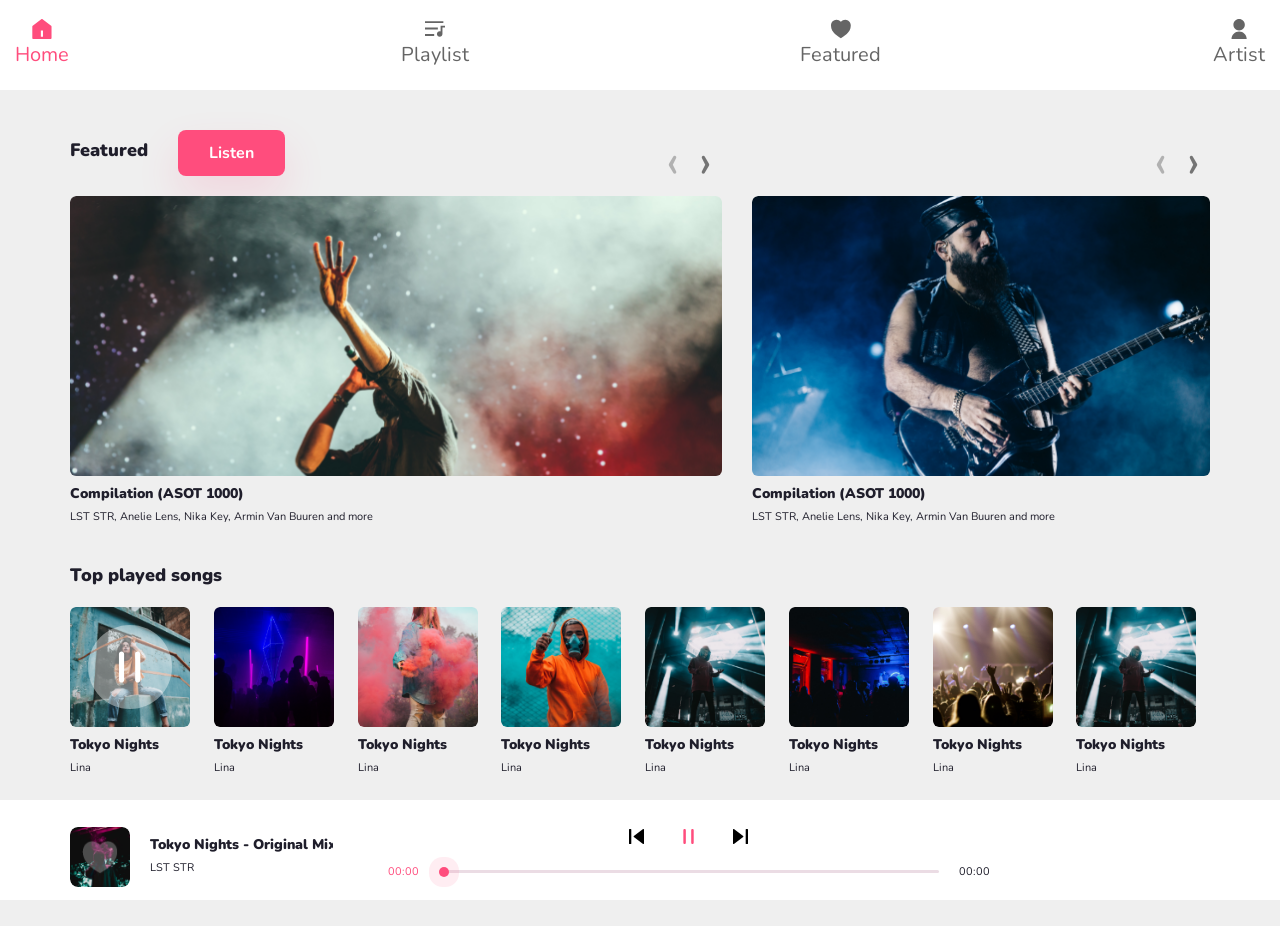
<file: src/index.html>
<!DOCTYPE html>
<html lang="en">
	<head>
		<meta charset="UTF-8" />
		<meta name="viewport" content="width=device-width, initial-scale=1.0" />
		<title>Document</title>
		<!-- Google fonts -->
		<link
			href="https://fonts.googleapis.com/css2?family=Lato:wght@400;900&family=Nunito:wght@400;700;900&display=swap"
			rel="stylesheet"
		/>
		<!-- font-awesome  -->
		<!-- <script src="https://kit.fontawesome.com/bdc84e071b.js" crossorigin="anonymous"></script> -->
		<!--Css files  -->
		<link rel="stylesheet" href="css/owl.carousel.min.css" />
		<link rel="stylesheet" href="css/owl.theme.default.min.css" />
		<link rel="stylesheet" href="css/bootstrap.css" />
		<link rel="stylesheet" href="css/style.css" />
	</head>
	<body>
		<!-- ========================================== -->
		<!-- =============== sidebar ================== -->
		<!-- ========================================== -->
		<div class="sidebar">
			<h2 class="heading white mb-2">Library</h2>
			<ul class="nav">
				<li class="nav__item">
					<a href="./index.html" class="nav__link active">
						<svg><use xlink:href="./img/icons.svg#icon-home"></use></svg>
						Home
					</a>
				</li>
				<li class="nav__item">
					<a href="#" class="nav__link">
						<svg><use xlink:href="./img/icons.svg#icon-playlist"></use></svg>
						Playlist</a
					>
				</li>
				<li class="nav__item">
					<a href="#" class="nav__link">
						<svg><use xlink:href="./img/icons.svg#icon-heart"></use></svg>
						Featured</a
					>
				</li>
				<li class="nav__item">
					<a href="#" class="nav__link">
						<svg><use xlink:href="./img/icons.svg#icon-user"></use></svg>
						Artist</a
					>
				</li>
			</ul>
		</div>
		<!-- ============================================== -->
		<!-- ============== Content Area ================== -->
		<!-- ============================================== -->
		<div class="container main-content">
			<div class="content__header d-flex align-items-center mt-3 pb-2">
				<h2 class="heading">Featured</h2>
				<a href="#" class="btn btn__listen ml-5">Listen</a>
			</div>
			<div class="row">
				<div class="col-md-7">
					<div class="owl-carousel owl-theme slider slider1">
						<div class="slide__item">
							<figure class="img">
								<img src="img/img-left.png" alt="img" class="img-fluid" />
							</figure>
							<h3 class="heading song__title">Compilation (ASOT 1000)</h3>
							<p class="p__text artist__name">
								LST STR, Anelie Lens, Nika Key, Armin Van Buuren and more
							</p>
						</div>
						<div class="slide__item">
							<figure class="img">
								<img src="img/img-left.png" alt="img" class="img-fluid" />
							</figure>
							<h3 class="heading song__title">Compilation (ASOT 1000)</h3>
							<p class="p__text artist__name">
								LST STR, Anelie Lens, Nika Key, Armin Van Buuren and more
							</p>
						</div>
						<div class="slide__item">
							<figure class="img">
								<img src="img/img-left.png" alt="img" class="img-fluid" />
							</figure>
							<h3 class="heading song__title">Compilation (ASOT 1000)</h3>
							<p class="p__text artist__name">
								LST STR, Anelie Lens, Nika Key, Armin Van Buuren and more
							</p>
						</div>
					</div>
				</div>
				<div class="col-md-5">
					<div class="owl-carousel owl-theme slider slider2">
						<div class="slide__item">
							<figure class="img">
								<img src="img/img-right.png" alt="img" class="img-fluid" />
							</figure>
							<h3 class="heading song__title">Compilation (ASOT 1000)</h3>
							<p class="p__text artist__name">
								LST STR, Anelie Lens, Nika Key, Armin Van Buuren and more
							</p>
						</div>
						<div class="slide__item">
							<figure class="img">
								<img src="img/img-right.png" alt="img" class="img-fluid" />
							</figure>
							<h3 class="heading song__title">Compilation (ASOT 1000)</h3>
							<p class="p__text artist__name">
								LST STR, Anelie Lens, Nika Key, Armin Van Buuren and more
							</p>
						</div>
						<div class="slide__item">
							<figure class="img">
								<img src="img/img-right.png" alt="img" class="img-fluid" />
							</figure>
							<h3 class="heading song__title">Compilation (ASOT 1000)</h3>
							<p class="p__text artist__name">
								LST STR, Anelie Lens, Nika Key, Armin Van Buuren and more
							</p>
						</div>
					</div>
				</div>
			</div>

			<!-- ====================================== -->
			<!-- ======== top played songs area ========== -->
			<!-- ====================================== -->

			<h2 class="heading mt-4 mb-2">Top played songs</h2>
			<!-- ====================================== -->
			<!-- this slider will be on desktop version -->
			<!-- ====================================== -->
			<div class="owl-carousel owl-theme slider slider3">
				<div class="slide__item">
					<figure class="img">
						<img src="img/top-played1.png" alt="img" class="img-fluid" />
						<svg>
							<use xlink:href="./img/icons.svg#icon-pause-round"></use>
						</svg>
					</figure>
					<h3 class="heading song__title">Tokyo Nights</h3>
					<p class="p__text artist__name">Lina</p>
				</div>
				<div class="slide__item">
					<figure class="img">
						<img src="img/top-played2.png" alt="img" class="img-fluid" />
					</figure>
					<h3 class="heading song__title">Tokyo Nights</h3>
					<p class="p__text artist__name">Lina</p>
				</div>
				<div class="slide__item">
					<figure class="img">
						<img src="img/top-played3.png" alt="img" class="img-fluid" />
					</figure>
					<h3 class="heading song__title">Tokyo Nights</h3>
					<p class="p__text artist__name">Lina</p>
				</div>
				<div class="slide__item">
					<figure class="img">
						<img src="img/top-played4.png" alt="img" class="img-fluid" />
					</figure>
					<h3 class="heading song__title">Tokyo Nights</h3>
					<p class="p__text artist__name">Lina</p>
				</div>
				<div class="slide__item">
					<figure class="img">
						<img src="img/top-played5.png" alt="img" class="img-fluid" />
					</figure>
					<h3 class="heading song__title">Tokyo Nights</h3>
					<p class="p__text artist__name">Lina</p>
				</div>
				<div class="slide__item">
					<figure class="img">
						<img src="img/top-played6.png" alt="img" class="img-fluid" />
					</figure>
					<h3 class="heading song__title">Tokyo Nights</h3>
					<p class="p__text artist__name">Lina</p>
				</div>
				<div class="slide__item">
					<figure class="img">
						<img src="img/top-played7.png" alt="img" class="img-fluid" />
					</figure>
					<h3 class="heading song__title">Tokyo Nights</h3>
					<p class="p__text artist__name">Lina</p>
				</div>
				<div class="slide__item">
					<figure class="img">
						<img src="img/top-played5.png" alt="img" class="img-fluid" />
					</figure>
					<h3 class="heading song__title">Tokyo Nights</h3>
					<p class="p__text artist__name">Lina</p>
				</div>
			</div>
			<!-- ====================================== -->
			<!-- this area will be shown on mobile version -->
			<!-- ====================================== -->
			<ul class="song__list laptop-port-show">
				<li class="song__list-item playing">
					<figure class="img">
						<img src="img/playing-song.png" alt="img" />
						<svg>
							<use xlink:href="./img/icons.svg#icon-pause-round"></use>
						</svg>
					</figure>
					<div class="song__info">
						<div class="playing__icon-wrapper">
							<p class="p__text song__length">03:25</p>
							<span class="playing__indicator">&nbsp;</span>
						</div>
						<h3 class="heading song__name">Cloud 9 (Amelie Lens Remix)</h3>
						<p class="p__text artist__name">Nika Key</p>
					</div>
					<button href="#" class="btn dot__menu">
						<svg>
							<use xlink:href="./img/icons.svg#icon-dot-menu"></use>
						</svg>
					</button>
				</li>
				<li class="song__list-item">
					<figure class="img">
						<img src="img/top-played1.png" alt="img" />
					</figure>
					<div class="song__info">
						<div class="playing__icon-wrapper">
							<p class="p__text song__length">03:25</p>
							<span class="playing__indicator">&nbsp;</span>
						</div>
						<h3 class="heading song__name">Cloud 9 (Amelie Lens Remix)</h3>
						<p class="p__text artist__name">Nika Key</p>
					</div>
					<button href="#" class="btn dot__menu">
						<svg>
							<use xlink:href="./img/icons.svg#icon-dot-menu"></use>
						</svg>
					</button>
				</li>
				<li class="song__list-item">
					<figure class="img">
						<img src="img/top-played1.png" alt="img" />
					</figure>
					<div class="song__info">
						<div class="playing__icon-wrapper">
							<p class="p__text song__length">03:25</p>
							<span class="playing__indicator">&nbsp;</span>
						</div>
						<h3 class="heading song__name">Cloud 9 (Amelie Lens Remix)</h3>
						<p class="p__text artist__name">Nika Key</p>
					</div>
					<button href="#" class="btn dot__menu">
						<svg>
							<use xlink:href="./img/icons.svg#icon-dot-menu"></use>
						</svg>
					</button>
				</li>
				<li class="song__list-item">
					<figure class="img">
						<img src="img/top-played1.png" alt="img" />
					</figure>
					<div class="song__info">
						<div class="playing__icon-wrapper">
							<p class="p__text song__length">03:25</p>
							<span class="playing__indicator">&nbsp;</span>
						</div>
						<h3 class="heading song__name">Cloud 9 (Amelie Lens Remix)</h3>
						<p class="p__text artist__name">Nika Key</p>
					</div>
					<button href="#" class="btn dot__menu">
						<svg>
							<use xlink:href="./img/icons.svg#icon-dot-menu"></use>
						</svg>
					</button>
				</li>
			</ul>
		</div>

		<!-- ====================================== -->
		<!-- ========== currently playing ========= -->
		<!-- ====================================== -->
		<div class="playing-wrapper">
			<div class="container">
				<div class="row align-items-center">
					<div class="col-xl-3 col-lg-4 col-md-6 col-8 playing-song-col">
						<div class="playing__song">
							<figure class="playing__song-img">
								<img src="./img/playing-song.png" alt="IMG" />
							</figure>
							<div class="playing__song-info">
								<h3 class="heading song__title">Tokyo Nights - Original Mix</h3>
								<p class="p__text artist__name">LST STR</p>
							</div>
						</div>
					</div>
					<div class="col-lg-7 col-md-6 col-4 playing-control-col">
						<div class="playing__control">
							<button class="btn btn__prev btn__control">
								<svg>
									<use xlink:href="./img/icons.svg#icon-prev"></use>
								</svg>
							</button>
							<button class="btn btn__play btn__control">
								<svg>
									<use xlink:href="./img/icons.svg#icon-pause"></use>
								</svg>
							</button>
							<button class="btn btn__next btn__control">
								<svg>
									<use xlink:href="./img/icons.svg#icon-next"></use>
								</svg>
							</button>
						</div>
						<div class="playing__progress">
							<p class="p__text start__time">00:00</p>
							<div class="progress">
								<div class="bar"><div class="fill"></div></div>
								<input type="range" min="0" max="100" value="0" step="1" id="slider" />
							</div>
							<p class="p__text end__time">00:00</p>
						</div>
					</div>
				</div>
			</div>
		</div>

		<!-- bootstrap files -->
		<script src="js/jquery.js"></script>
		<script src="js/popper.js"></script>
		<script src="js/bootstrap.js"></script>

		<!-- carousel -->
		<script src="js/owl.carousel.min.js"></script>

		<!-- Main js file -->
		<script src="js/main.js"></script>
	</body>
</html>
</file>
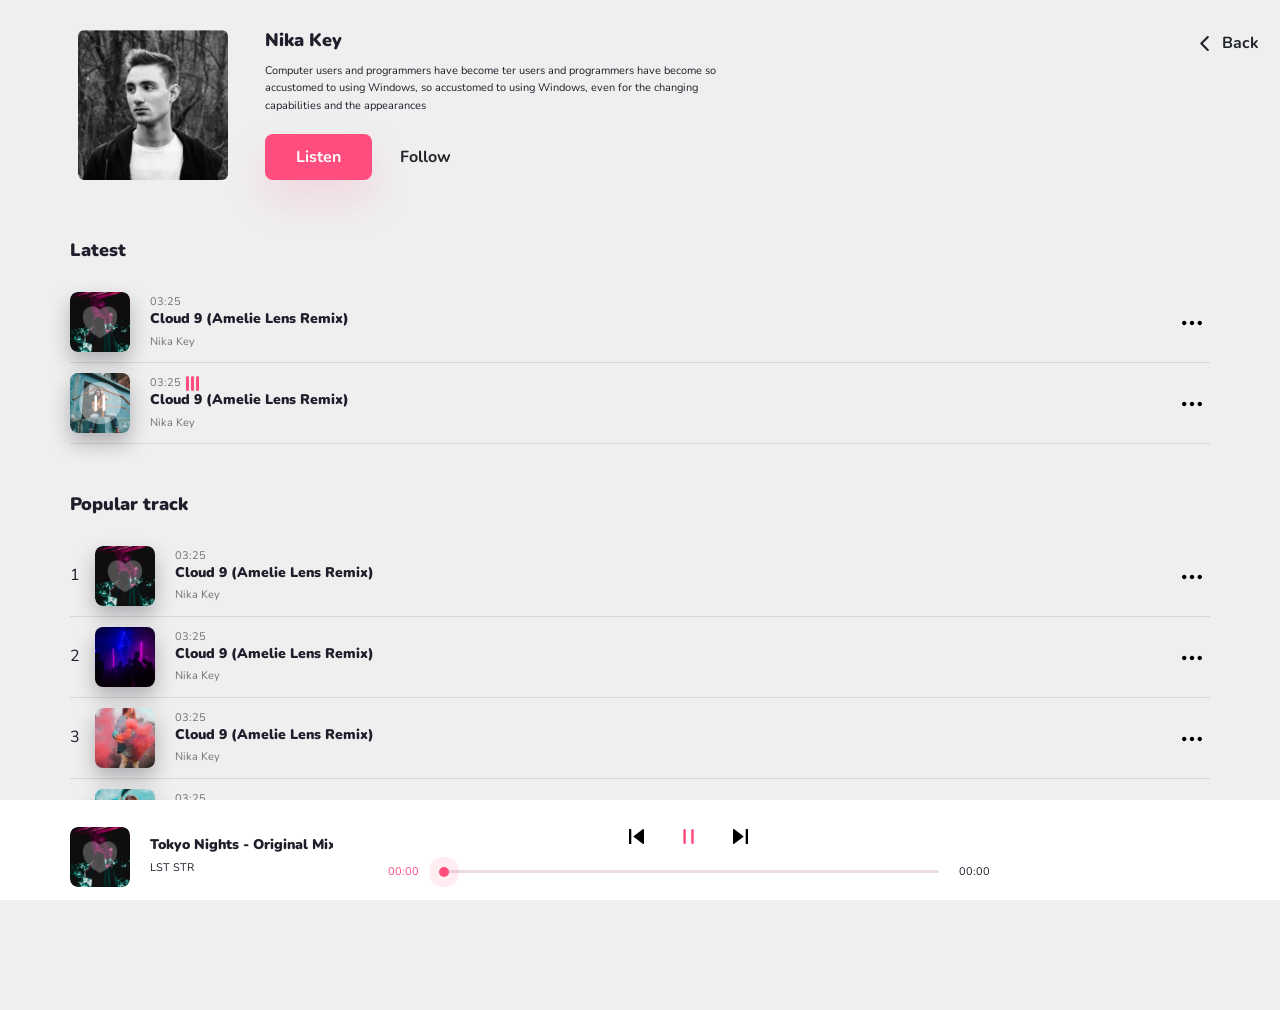
<file: src/artist.html>
<!DOCTYPE html>
<html lang="en">
	<head>
		<meta charset="UTF-8" />
		<meta name="viewport" content="width=device-width, initial-scale=1.0" />
		<title>Document</title>
		<!-- Google fonts -->
		<link
			href="https://fonts.googleapis.com/css2?family=Lato:wght@400;900&family=Nunito:wght@400;700;900&display=swap"
			rel="stylesheet"
		/>
		<!-- font-awesome  -->
		<!-- <script src="https://kit.fontawesome.com/bdc84e071b.js" crossorigin="anonymous"></script> -->
		<!--Css files  -->
		<link rel="stylesheet" href="css/owl.carousel.min.css" />
		<link rel="stylesheet" href="css/owl.theme.default.min.css" />
		<link rel="stylesheet" href="css/bootstrap.css" />
		<link rel="stylesheet" href="css/style.css" />
	</head>
	<body class="artist-page">
		<!-- ========================================== -->
		<!-- =============== sidebar ================== -->
		<!-- ========================================== -->
		<div class="sidebar laptop-port-hide">
			<h2 class="heading white mb-2">Library</h2>
			<ul class="nav">
				<li class="nav__item">
					<a href="./index.html" class="nav__link">
						<svg><use xlink:href="./img/icons.svg#icon-home"></use></svg>
						Home
					</a>
				</li>
				<li class="nav__item">
					<a href="./playlist.html" class="nav__link">
						<svg><use xlink:href="./img/icons.svg#icon-playlist"></use></svg>
						Playlist</a
					>
				</li>
				<li class="nav__item">
					<a href="./featured.html" class="nav__link">
						<svg><use xlink:href="./img/icons.svg#icon-heart"></use></svg>
						Featured</a
					>
				</li>
				<li class="nav__item">
					<a href="./artist.html" class="nav__link active">
						<svg><use xlink:href="./img/icons.svg#icon-user"></use></svg>
						Artist</a
					>
				</li>
			</ul>
		</div>
		<!-- ============================================== -->
		<!-- ============== Content Area ================== -->
		<!-- ============================================== -->
		<div class="container main-content">
			<div class="artist">
				<div class="row text-center text-lg-left mt-3">
					<div class="col-lg-2 mb-2">
						<figure class="img artist__image">
							<img src="img/artist.png" class="img-fluid" alt="img" />
						</figure>
					</div>
					<div class="col-lg-5 mb-2">
						<h2 class="heading artist__name mb-1">Nika Key</h2>
						<p class="p__text mb-2">
							Computer users and programmers have become ter users and programmers have become so
							accustomed to using Windows, so accustomed to using Windows, even for the changing
							capabilities and the appearances
						</p>
						<a href="#" class="btn btn__listen btn-sm mr-4">Listen</a>
						<a href="#" class="btn btn__follow laptop-port-hide">Follow</a>
					</div>
					<!-- ========= back button ============= -->
					<a href="./index.html" class="btn btn__back">
						<svg>
							<use xlink:href="./img/icons.svg#icon-chevron-left"></use>
						</svg>
						Back
					</a>
					<a href="#" class="btn btn__follow btn__follow-outer laptop-port-show">Follow</a>
				</div>
			</div>

			<!-- ====================================== -->
			<!-- ======== Latest songs area ========== -->
			<!-- ====================================== -->
			<h2 class="heading mt-4 mb-2">Latest</h2>
			<ul class="song__list mb-5">
				<li class="song__list-item">
					<figure class="img">
						<img src="img/playing-song.png" alt="img" />
					</figure>
					<div class="song__info">
						<div class="playing__icon-wrapper">
							<p class="p__text song__length">03:25</p>
							<span class="playing__indicator">&nbsp;</span>
						</div>
						<h3 class="heading song__name">Cloud 9 (Amelie Lens Remix)</h3>
						<p class="p__text artist__name">Nika Key</p>
					</div>
					<button href="#" class="btn dot__menu">
						<svg>
							<use xlink:href="./img/icons.svg#icon-dot-menu"></use>
						</svg>
					</button>
				</li>
				<li class="song__list-item playing">
					<figure class="img">
						<img src="img/top-played1.png" alt="img" />
						<svg>
							<use xlink:href="./img/icons.svg#icon-pause-round"></use>
						</svg>
					</figure>
					<div class="song__info">
						<div class="playing__icon-wrapper">
							<p class="p__text song__length">03:25</p>
							<span class="playing__indicator">&nbsp;</span>
						</div>
						<h3 class="heading song__name">Cloud 9 (Amelie Lens Remix)</h3>
						<p class="p__text artist__name">Nika Key</p>
					</div>
					<button href="#" class="btn dot__menu">
						<svg>
							<use xlink:href="./img/icons.svg#icon-dot-menu"></use>
						</svg>
					</button>
				</li>
			</ul>

			<!-- ====================================== -->
			<!-- ======== Popular track area ========== -->
			<!-- ====================================== -->
			<h2 class="heading mt-4 mb-2">Popular track</h2>
			<ul class="song__list mb-5">
				<li class="song__list-item">
					<span class="count mr-4">1</span>
					<figure class="img">
						<img src="img/playing-song.png" alt="img" />
					</figure>
					<div class="song__info">
						<div class="playing__icon-wrapper">
							<p class="p__text song__length">03:25</p>
							<span class="playing__indicator">&nbsp;</span>
						</div>
						<h3 class="heading song__name">Cloud 9 (Amelie Lens Remix)</h3>
						<p class="p__text artist__name">Nika Key</p>
					</div>
					<button href="#" class="btn dot__menu">
						<svg>
							<use xlink:href="./img/icons.svg#icon-dot-menu"></use>
						</svg>
					</button>
				</li>
				<li class="song__list-item">
					<span class="count mr-4">2</span>
					<figure class="img">
						<img src="img/top-played2.png" alt="img" />
						<svg>
							<use xlink:href="./img/icons.svg#icon-pause-round"></use>
						</svg>
					</figure>
					<div class="song__info">
						<div class="playing__icon-wrapper">
							<p class="p__text song__length">03:25</p>
							<span class="playing__indicator">&nbsp;</span>
						</div>
						<h3 class="heading song__name">Cloud 9 (Amelie Lens Remix)</h3>
						<p class="p__text artist__name">Nika Key</p>
					</div>
					<button href="#" class="btn dot__menu">
						<svg>
							<use xlink:href="./img/icons.svg#icon-dot-menu"></use>
						</svg>
					</button>
				</li>
				<li class="song__list-item">
					<span class="count mr-4">3</span>
					<figure class="img">
						<img src="img/top-played3.png" alt="img" />
						<svg>
							<use xlink:href="./img/icons.svg#icon-pause-round"></use>
						</svg>
					</figure>
					<div class="song__info">
						<div class="playing__icon-wrapper">
							<p class="p__text song__length">03:25</p>
							<span class="playing__indicator">&nbsp;</span>
						</div>
						<h3 class="heading song__name">Cloud 9 (Amelie Lens Remix)</h3>
						<p class="p__text artist__name">Nika Key</p>
					</div>
					<button href="#" class="btn dot__menu">
						<svg>
							<use xlink:href="./img/icons.svg#icon-dot-menu"></use>
						</svg>
					</button>
				</li>
				<li class="song__list-item">
					<span class="count mr-4">4</span>
					<figure class="img">
						<img src="img/top-played4.png" alt="img" />
						<svg>
							<use xlink:href="./img/icons.svg#icon-pause-round"></use>
						</svg>
					</figure>
					<div class="song__info">
						<div class="playing__icon-wrapper">
							<p class="p__text song__length">03:25</p>
							<span class="playing__indicator">&nbsp;</span>
						</div>
						<h3 class="heading song__name">Cloud 9 (Amelie Lens Remix)</h3>
						<p class="p__text artist__name">Nika Key</p>
					</div>
					<button href="#" class="btn dot__menu">
						<svg>
							<use xlink:href="./img/icons.svg#icon-dot-menu"></use>
						</svg>
					</button>
				</li>
			</ul>
		</div>

		<!-- ====================================== -->
		<!-- ========== currently playing ========= -->
		<!-- ====================================== -->
		<div class="playing-wrapper">
			<div class="container">
				<div class="row align-items-center">
					<div class="col-xl-3 col-lg-4 col-md-6 col-8 playing-song-col">
						<div class="playing__song">
							<figure class="playing__song-img">
								<img src="./img/playing-song.png" alt="IMG" />
							</figure>
							<div class="playing__song-info">
								<h3 class="heading song__title">Tokyo Nights - Original Mix</h3>
								<p class="p__text artist__name">LST STR</p>
							</div>
						</div>
					</div>
					<div class="col-lg-7 col-md-6 col-4 playing-control-col">
						<div class="playing__control">
							<button class="btn btn__prev btn__control">
								<svg>
									<use xlink:href="./img/icons.svg#icon-prev"></use>
								</svg>
							</button>
							<button class="btn btn__play btn__control">
								<svg>
									<use xlink:href="./img/icons.svg#icon-pause"></use>
								</svg>
							</button>
							<button class="btn btn__next btn__control">
								<svg>
									<use xlink:href="./img/icons.svg#icon-next"></use>
								</svg>
							</button>
						</div>
						<div class="playing__progress">
							<p class="p__text start__time">00:00</p>
							<div class="progress">
								<div class="bar"><div class="fill"></div></div>
								<input type="range" min="0" max="100" value="0" step="1" id="slider" />
							</div>
							<p class="p__text end__time">00:00</p>
						</div>
					</div>
				</div>
			</div>
		</div>

		<!-- bootstrap files -->
		<script src="js/jquery.js"></script>
		<script src="js/popper.js"></script>
		<script src="js/bootstrap.js"></script>

		<!-- carousel -->
		<script src="js/owl.carousel.min.js"></script>

		<!-- Main js file -->
		<script src="js/artist.js"></script>
	</body>
</html>
</file>
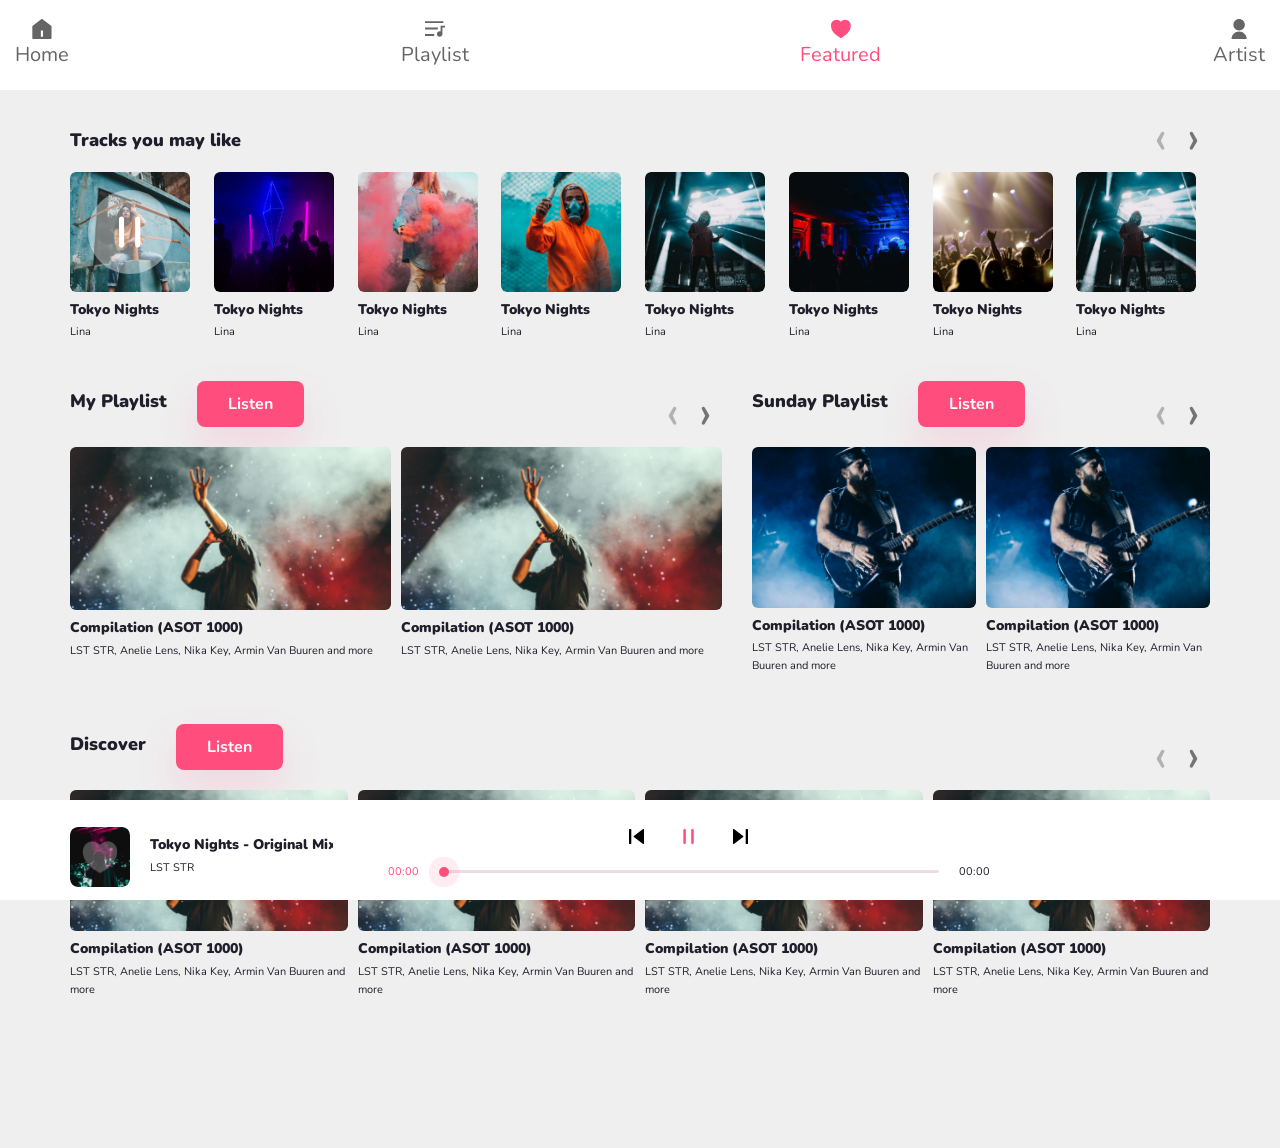
<file: src/featured.html>
<!DOCTYPE html>
<html lang="en">
	<head>
		<meta charset="UTF-8" />
		<meta name="viewport" content="width=device-width, initial-scale=1.0" />
		<title>Document</title>
		<!-- Google fonts -->
		<link
			href="https://fonts.googleapis.com/css2?family=Lato:wght@400;900&family=Nunito:wght@400;700;900&display=swap"
			rel="stylesheet"
		/>
		<!-- font-awesome  -->
		<!-- <script src="https://kit.fontawesome.com/bdc84e071b.js" crossorigin="anonymous"></script> -->
		<!--Css files  -->
		<link rel="stylesheet" href="css/owl.carousel.min.css" />
		<link rel="stylesheet" href="css/owl.theme.default.min.css" />
		<link rel="stylesheet" href="css/bootstrap.css" />
		<link rel="stylesheet" href="css/style.css" />
	</head>
	<body class="featured-page">
		<!-- ========================================== -->
		<!-- =============== sidebar ================== -->
		<!-- ========================================== -->
		<div class="sidebar">
			<h2 class="heading white mb-2">Library</h2>
			<ul class="nav">
				<li class="nav__item">
					<a href="./index.html" class="nav__link">
						<svg><use xlink:href="./img/icons.svg#icon-home"></use></svg>
						Home
					</a>
				</li>
				<li class="nav__item">
					<a href="./playlist.html" class="nav__link">
						<svg><use xlink:href="./img/icons.svg#icon-playlist"></use></svg>
						Playlist</a
					>
				</li>
				<li class="nav__item">
					<a href="./featured.html" class="nav__link active">
						<svg><use xlink:href="./img/icons.svg#icon-heart"></use></svg>
						Featured</a
					>
				</li>
				<li class="nav__item">
					<a href="./artist.html" class="nav__link">
						<svg><use xlink:href="./img/icons.svg#icon-user"></use></svg>
						Artist</a
					>
				</li>
			</ul>
		</div>
		<!-- ============================================== -->
		<!-- ============== Content Area ================== -->
		<!-- ============================================== -->
		<div class="container main-content">
			<!-- ====================================== -->
			<!-- ======== Tracks you may like area ========== -->
			<!-- ====================================== -->
			<h2 class="heading mt-4 mb-2">Tracks you may like</h2>
			<!-- ====================================== -->
			<!--  Tracks you may like slider area  -->
			<!-- ====================================== -->
			<div class="owl-carousel owl-theme slider slider3 featured-slider1">
				<div class="slide__item">
					<figure class="img">
						<img src="img/top-played1.png" alt="img" class="img-fluid" />
						<svg>
							<use xlink:href="./img/icons.svg#icon-pause-round"></use>
						</svg>
					</figure>
					<h3 class="heading song__title">Tokyo Nights</h3>
					<p class="p__text artist__name">Lina</p>
				</div>
				<div class="slide__item">
					<figure class="img">
						<img src="img/top-played2.png" alt="img" class="img-fluid" />
					</figure>
					<h3 class="heading song__title">Tokyo Nights</h3>
					<p class="p__text artist__name">Lina</p>
				</div>
				<div class="slide__item">
					<figure class="img">
						<img src="img/top-played3.png" alt="img" class="img-fluid" />
					</figure>
					<h3 class="heading song__title">Tokyo Nights</h3>
					<p class="p__text artist__name">Lina</p>
				</div>
				<div class="slide__item">
					<figure class="img">
						<img src="img/top-played4.png" alt="img" class="img-fluid" />
					</figure>
					<h3 class="heading song__title">Tokyo Nights</h3>
					<p class="p__text artist__name">Lina</p>
				</div>
				<div class="slide__item">
					<figure class="img">
						<img src="img/top-played5.png" alt="img" class="img-fluid" />
					</figure>
					<h3 class="heading song__title">Tokyo Nights</h3>
					<p class="p__text artist__name">Lina</p>
				</div>
				<div class="slide__item">
					<figure class="img">
						<img src="img/top-played6.png" alt="img" class="img-fluid" />
					</figure>
					<h3 class="heading song__title">Tokyo Nights</h3>
					<p class="p__text artist__name">Lina</p>
				</div>
				<div class="slide__item">
					<figure class="img">
						<img src="img/top-played7.png" alt="img" class="img-fluid" />
					</figure>
					<h3 class="heading song__title">Tokyo Nights</h3>
					<p class="p__text artist__name">Lina</p>
				</div>
				<div class="slide__item">
					<figure class="img">
						<img src="img/top-played5.png" alt="img" class="img-fluid" />
					</figure>
					<h3 class="heading song__title">Tokyo Nights</h3>
					<p class="p__text artist__name">Lina</p>
				</div>
				<div class="slide__item">
					<figure class="img">
						<img src="img/top-played3.png" alt="img" class="img-fluid" />
					</figure>
					<h3 class="heading song__title">Tokyo Nights</h3>
					<p class="p__text artist__name">Lina</p>
				</div>
			</div>

			<!-- ====================================== -->
			<!-- ======== Playlist slider area ======== -->
			<!-- ====================================== -->
			<div class="row">
				<div class="col-md-7 mb-1">
					<div class="content__header d-flex align-items-center mt-4 pb-2">
						<h2 class="heading">My Playlist</h2>
						<a href="#" class="btn btn__listen ml-5">Listen</a>
					</div>
					<div class="owl-carousel owl-theme slider slider1 featured-slider2">
						<div class="slide__item">
							<figure class="img">
								<img src="img/img-left.png" alt="img" class="img-fluid" />
							</figure>
							<h3 class="heading song__title">Compilation (ASOT 1000)</h3>
							<p class="p__text artist__name">
								LST STR, Anelie Lens, Nika Key, Armin Van Buuren and more
							</p>
						</div>
						<div class="slide__item">
							<figure class="img">
								<img src="img/img-left.png" alt="img" class="img-fluid" />
							</figure>
							<h3 class="heading song__title">Compilation (ASOT 1000)</h3>
							<p class="p__text artist__name">
								LST STR, Anelie Lens, Nika Key, Armin Van Buuren and more
							</p>
						</div>
						<div class="slide__item">
							<figure class="img">
								<img src="img/img-left.png" alt="img" class="img-fluid" />
							</figure>
							<h3 class="heading song__title">Compilation (ASOT 1000)</h3>
							<p class="p__text artist__name">
								LST STR, Anelie Lens, Nika Key, Armin Van Buuren and more
							</p>
						</div>
					</div>
				</div>
				<div class="col-md-5 mb-1">
					<div class="content__header d-flex align-items-center mt-4 pb-2">
						<h2 class="heading">Sunday Playlist</h2>
						<a href="#" class="btn btn__listen ml-5">Listen</a>
					</div>
					<div class="owl-carousel owl-theme slider slider2 featured-slider3">
						<div class="slide__item">
							<figure class="img">
								<img src="img/img-right.png" alt="img" class="img-fluid" />
							</figure>
							<h3 class="heading song__title">Compilation (ASOT 1000)</h3>
							<p class="p__text artist__name">
								LST STR, Anelie Lens, Nika Key, Armin Van Buuren and more
							</p>
						</div>
						<div class="slide__item">
							<figure class="img">
								<img src="img/img-right.png" alt="img" class="img-fluid" />
							</figure>
							<h3 class="heading song__title">Compilation (ASOT 1000)</h3>
							<p class="p__text artist__name">
								LST STR, Anelie Lens, Nika Key, Armin Van Buuren and more
							</p>
						</div>
						<div class="slide__item">
							<figure class="img">
								<img src="img/img-right.png" alt="img" class="img-fluid" />
							</figure>
							<h3 class="heading song__title">Compilation (ASOT 1000)</h3>
							<p class="p__text artist__name">
								LST STR, Anelie Lens, Nika Key, Armin Van Buuren and more
							</p>
						</div>
					</div>
				</div>
			</div>

			<!-- ======================================= -->
			<!-- ===== Discover slider area ============ -->
			<!-- ======================================= -->
			<div class="content__header d-flex align-items-center mt-4 pb-2">
				<h2 class="heading">Discover</h2>
				<a href="#" class="btn btn__listen ml-5">Listen</a>
			</div>
			<div class="owl-carousel owl-theme slider slider1 featured-slider4">
				<div class="slide__item">
					<figure class="img">
						<img src="img/img-left.png" alt="img" class="img-fluid" />
					</figure>
					<h3 class="heading song__title">Compilation (ASOT 1000)</h3>
					<p class="p__text artist__name">
						LST STR, Anelie Lens, Nika Key, Armin Van Buuren and more
					</p>
				</div>
				<div class="slide__item">
					<figure class="img">
						<img src="img/img-left.png" alt="img" class="img-fluid" />
					</figure>
					<h3 class="heading song__title">Compilation (ASOT 1000)</h3>
					<p class="p__text artist__name">
						LST STR, Anelie Lens, Nika Key, Armin Van Buuren and more
					</p>
				</div>
				<div class="slide__item">
					<figure class="img">
						<img src="img/img-left.png" alt="img" class="img-fluid" />
					</figure>
					<h3 class="heading song__title">Compilation (ASOT 1000)</h3>
					<p class="p__text artist__name">
						LST STR, Anelie Lens, Nika Key, Armin Van Buuren and more
					</p>
				</div>
				<div class="slide__item">
					<figure class="img">
						<img src="img/img-left.png" alt="img" class="img-fluid" />
					</figure>
					<h3 class="heading song__title">Compilation (ASOT 1000)</h3>
					<p class="p__text artist__name">
						LST STR, Anelie Lens, Nika Key, Armin Van Buuren and more
					</p>
				</div>
				<div class="slide__item">
					<figure class="img">
						<img src="img/img-left.png" alt="img" class="img-fluid" />
					</figure>
					<h3 class="heading song__title">Compilation (ASOT 1000)</h3>
					<p class="p__text artist__name">
						LST STR, Anelie Lens, Nika Key, Armin Van Buuren and more
					</p>
				</div>
			</div>
		</div>

		<!-- ====================================== -->
		<!-- ========== currently playing ========= -->
		<!-- ====================================== -->
		<div class="playing-wrapper">
			<div class="container">
				<div class="row align-items-center">
					<div class="col-xl-3 col-lg-4 col-md-6 col-8 playing-song-col">
						<div class="playing__song">
							<figure class="playing__song-img">
								<img src="./img/playing-song.png" alt="IMG" />
							</figure>
							<div class="playing__song-info">
								<h3 class="heading song__title">Tokyo Nights - Original Mix</h3>
								<p class="p__text artist__name">LST STR</p>
							</div>
						</div>
					</div>
					<div class="col-lg-7 col-md-6 col-4 playing-control-col">
						<div class="playing__control">
							<button class="btn btn__prev btn__control">
								<svg>
									<use xlink:href="./img/icons.svg#icon-prev"></use>
								</svg>
							</button>
							<button class="btn btn__play btn__control">
								<svg>
									<use xlink:href="./img/icons.svg#icon-pause"></use>
								</svg>
							</button>
							<button class="btn btn__next btn__control">
								<svg>
									<use xlink:href="./img/icons.svg#icon-next"></use>
								</svg>
							</button>
						</div>
						<div class="playing__progress">
							<p class="p__text start__time">00:00</p>
							<div class="progress">
								<div class="bar"><div class="fill"></div></div>
								<input type="range" min="0" max="100" value="0" step="1" id="slider" />
							</div>
							<p class="p__text end__time">00:00</p>
						</div>
					</div>
				</div>
			</div>
		</div>

		<!-- bootstrap files -->
		<script src="js/jquery.js"></script>
		<script src="js/popper.js"></script>
		<script src="js/bootstrap.js"></script>

		<!-- carousel -->
		<script src="js/owl.carousel.min.js"></script>

		<!-- Main js file -->
		<script src="js/featured.js"></script>
	</body>
</html>
</file>
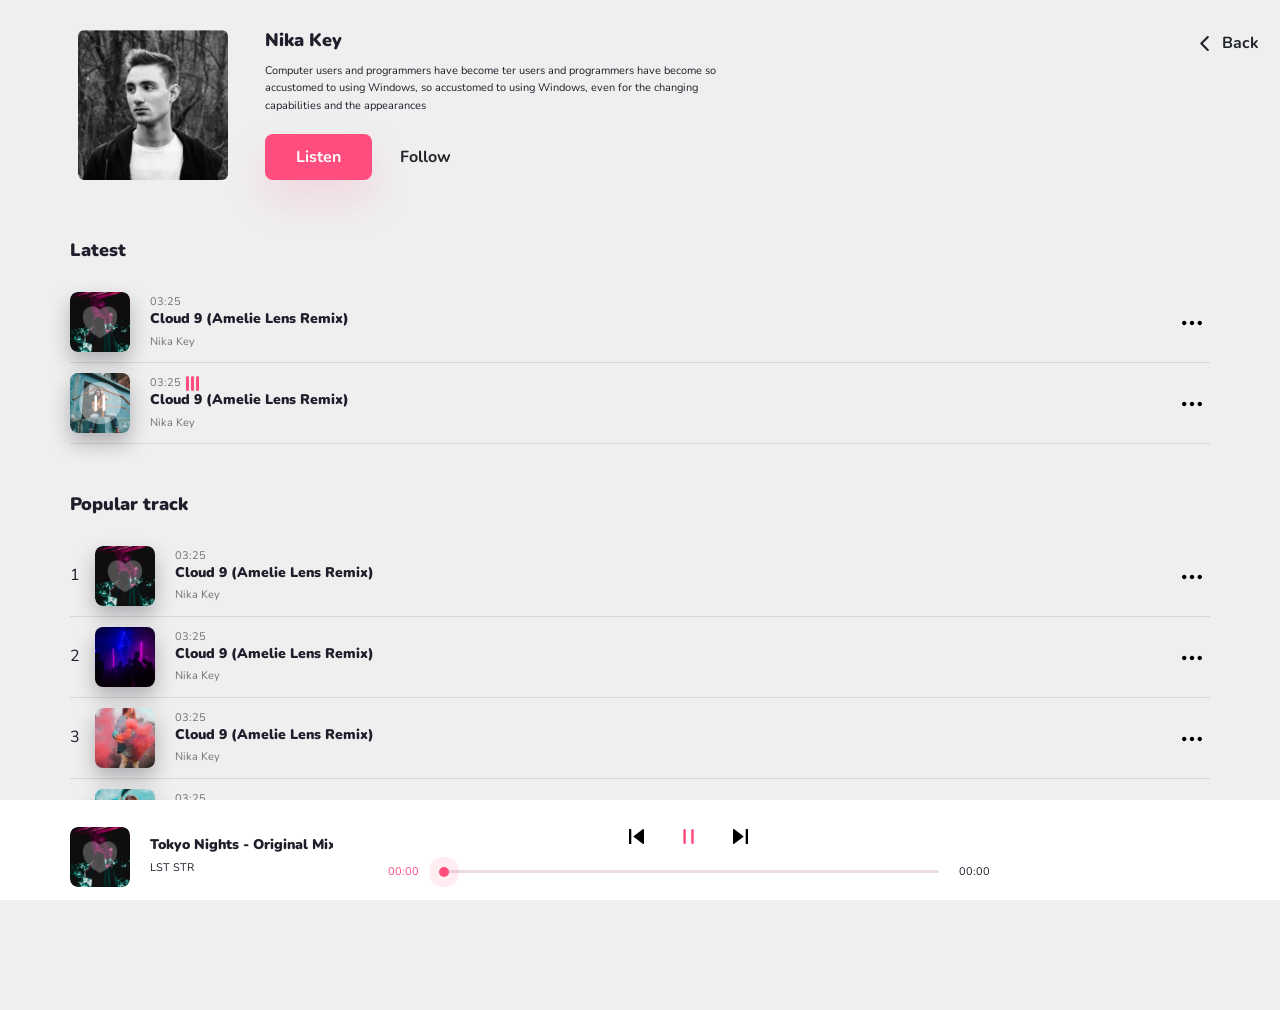
<file: src/fullpage-payer.html>
<!DOCTYPE html>
<html lang="en"> 
	<head>
		<meta charset="UTF-8" />
		<meta name="viewport" content="width=device-width, initial-scale=1.0" />
		<title>Document</title>
		<!-- Google fonts -->
		<link
			href="https://fonts.googleapis.com/css2?family=Lato:wght@400;900&family=Nunito:wght@400;700;900&display=swap"
			rel="stylesheet"
		/>
		<!-- font-awesome  -->
		<!-- <script src="https://kit.fontawesome.com/bdc84e071b.js" crossorigin="anonymous"></script> -->
		<!--Css files  -->
		<link rel="stylesheet" href="css/owl.carousel.min.css" />
		<link rel="stylesheet" href="css/owl.theme.default.min.css" />
		<link rel="stylesheet" href="css/bootstrap.css" />
		<link rel="stylesheet" href="css/style.css" />
	</head>
	<body class="artist-page">
		<!-- ========================================== -->
		<!-- =============== sidebar ================== -->
		<!-- ========================================== -->
		<div class="sidebar laptop-port-hide">
			<h2 class="heading white mb-2">Library</h2>
			<ul class="nav">
				<li class="nav__item">
					<a href="./index.html" class="nav__link">
						<svg><use xlink:href="./img/icons.svg#icon-home"></use></svg>
						Home
					</a>
				</li>
				<li class="nav__item">
					<a href="./playlist.html" class="nav__link">
						<svg><use xlink:href="./img/icons.svg#icon-playlist"></use></svg>
						Playlist</a
					>
				</li>
				<li class="nav__item">
					<a href="./featured.html" class="nav__link">
						<svg><use xlink:href="./img/icons.svg#icon-heart"></use></svg>
						Featured</a
					>
				</li>
				<li class="nav__item">
					<a href="./artist.html" class="nav__link active">
						<svg><use xlink:href="./img/icons.svg#icon-user"></use></svg>
						Artist</a
					>
				</li>
			</ul>
		</div>
		<!-- ============================================== -->
		<!-- ============== Content Area ================== -->
		<!-- ============================================== -->
		<div class="container main-content">
			<div class="artist">
				<div class="row text-center text-lg-left mt-3">
					<div class="col-lg-2 mb-2">
						<figure class="img artist__image">
							<img src="img/artist.png" class="img-fluid" alt="img" />
						</figure>
					</div>
					<div class="col-lg-5 mb-2">
						<h2 class="heading artist__name mb-1">Nika Key</h2>
						<p class="p__text mb-2">
							Computer users and programmers have become ter users and programmers have become so
							accustomed to using Windows, so accustomed to using Windows, even for the changing
							capabilities and the appearances
						</p>
						<a href="#" class="btn btn__listen btn-sm mr-4">Listen</a>
						<a href="#" class="btn btn__follow laptop-port-hide">Follow</a>
					</div>
					<!-- ========= back button ============= -->
					<a href="./index.html" class="btn btn__back">
						<svg>
							<use xlink:href="./img/icons.svg#icon-chevron-left"></use>
						</svg>
						Back
					</a>
					<a href="#" class="btn btn__follow btn__follow-outer laptop-port-show">Follow</a>
				</div>
			</div>

			<!-- ====================================== -->
			<!-- ======== Latest songs area ========== -->
			<!-- ====================================== -->
			<h2 class="heading mt-4 mb-2">Latest</h2>
			<ul class="song__list mb-5">
				<li class="song__list-item">
					<figure class="img">
						<img src="img/playing-song.png" alt="img" />
					</figure>
					<div class="song__info">
						<div class="playing__icon-wrapper">
							<p class="p__text song__length">03:25</p>
							<span class="playing__indicator">&nbsp;</span>
						</div>
						<h3 class="heading song__name">Cloud 9 (Amelie Lens Remix)</h3>
						<p class="p__text artist__name">Nika Key</p>
					</div>
					<button href="#" class="btn dot__menu">
						<svg>
							<use xlink:href="./img/icons.svg#icon-dot-menu"></use>
						</svg>
					</button>
				</li>
				<li class="song__list-item playing">
					<figure class="img">
						<img src="img/top-played1.png" alt="img" />
						<svg>
							<use xlink:href="./img/icons.svg#icon-pause-round"></use>
						</svg>
					</figure>
					<div class="song__info">
						<div class="playing__icon-wrapper">
							<p class="p__text song__length">03:25</p>
							<span class="playing__indicator">&nbsp;</span>
						</div>
						<h3 class="heading song__name">Cloud 9 (Amelie Lens Remix)</h3>
						<p class="p__text artist__name">Nika Key</p>
					</div>
					<button href="#" class="btn dot__menu">
						<svg>
							<use xlink:href="./img/icons.svg#icon-dot-menu"></use>
						</svg>
					</button>
				</li>
			</ul>

			<!-- ====================================== -->
			<!-- ======== Popular track area ========== -->
			<!-- ====================================== -->
			<h2 class="heading mt-4 mb-2">Popular track</h2>
			<ul class="song__list mb-5">
				<li class="song__list-item">
					<span class="count mr-4">1</span>
					<figure class="img">
						<img src="img/playing-song.png" alt="img" />
					</figure>
					<div class="song__info">
						<div class="playing__icon-wrapper">
							<p class="p__text song__length">03:25</p>
							<span class="playing__indicator">&nbsp;</span>
						</div>
						<h3 class="heading song__name">Cloud 9 (Amelie Lens Remix)</h3>
						<p class="p__text artist__name">Nika Key</p>
					</div>
					<button href="#" class="btn dot__menu">
						<svg>
							<use xlink:href="./img/icons.svg#icon-dot-menu"></use>
						</svg>
					</button>
				</li>
				<li class="song__list-item">
					<span class="count mr-4">2</span>
					<figure class="img">
						<img src="img/top-played2.png" alt="img" />
						<svg>
							<use xlink:href="./img/icons.svg#icon-pause-round"></use>
						</svg>
					</figure>
					<div class="song__info">
						<div class="playing__icon-wrapper">
							<p class="p__text song__length">03:25</p>
							<span class="playing__indicator">&nbsp;</span>
						</div>
						<h3 class="heading song__name">Cloud 9 (Amelie Lens Remix)</h3>
						<p class="p__text artist__name">Nika Key</p>
					</div>
					<button href="#" class="btn dot__menu">
						<svg>
							<use xlink:href="./img/icons.svg#icon-dot-menu"></use>
						</svg>
					</button>
				</li>
				<li class="song__list-item">
					<span class="count mr-4">3</span>
					<figure class="img">
						<img src="img/top-played3.png" alt="img" />
						<svg>
							<use xlink:href="./img/icons.svg#icon-pause-round"></use>
						</svg>
					</figure>
					<div class="song__info">
						<div class="playing__icon-wrapper">
							<p class="p__text song__length">03:25</p>
							<span class="playing__indicator">&nbsp;</span>
						</div>
						<h3 class="heading song__name">Cloud 9 (Amelie Lens Remix)</h3>
						<p class="p__text artist__name">Nika Key</p>
					</div>
					<button href="#" class="btn dot__menu">
						<svg>
							<use xlink:href="./img/icons.svg#icon-dot-menu"></use>
						</svg>
					</button>
				</li>
				<li class="song__list-item">
					<span class="count mr-4">4</span>
					<figure class="img">
						<img src="img/top-played4.png" alt="img" />
						<svg>
							<use xlink:href="./img/icons.svg#icon-pause-round"></use>
						</svg>
					</figure>
					<div class="song__info">
						<div class="playing__icon-wrapper">
							<p class="p__text song__length">03:25</p>
							<span class="playing__indicator">&nbsp;</span>
						</div>
						<h3 class="heading song__name">Cloud 9 (Amelie Lens Remix)</h3>
						<p class="p__text artist__name">Nika Key</p>
					</div>
					<button href="#" class="btn dot__menu">
						<svg>
							<use xlink:href="./img/icons.svg#icon-dot-menu"></use>
						</svg>
					</button>
				</li>
			</ul>
		</div>

		<!-- ====================================== -->
		<!-- ========== currently playing ========= -->
		<!-- ====================================== -->
		<div class="playing-wrapper">
			<div class="container">
				<div class="row align-items-center">
					<div class="col-xl-3 col-lg-4 col-md-6 col-8 playing-song-col">
						<div class="playing__song">
							<figure class="playing__song-img">
								<img src="./img/playing-song.png" alt="IMG" />
							</figure>
							<div class="playing__song-info">
								<h3 class="heading song__title">Tokyo Nights - Original Mix</h3>
								<p class="p__text artist__name">LST STR</p>
							</div>
						</div>
					</div>
					<div class="col-lg-7 col-md-6 col-4 playing-control-col">
						<div class="playing__control">
							<button class="btn btn__prev btn__control">
								<svg>
									<use xlink:href="./img/icons.svg#icon-prev"></use>
								</svg>
							</button>
							<button class="btn btn__play btn__control">
								<svg>
									<use xlink:href="./img/icons.svg#icon-pause"></use>
								</svg>
							</button>
							<button class="btn btn__next btn__control">
								<svg>
									<use xlink:href="./img/icons.svg#icon-next"></use>
								</svg>
							</button>
						</div>
						<div class="playing__progress">
							<p class="p__text start__time">00:00</p>
							<div class="progress">
								<div class="bar"><div class="fill"></div></div>
								<input type="range" min="0" max="100" value="0" step="1" id="slider" />
							</div>
							<p class="p__text end__time">00:00</p>
						</div>
					</div>
				</div>
			</div>
		</div>

		<!-- bootstrap files -->
		<script src="js/jquery.js"></script>
		<script src="js/popper.js"></script>
		<script src="js/bootstrap.js"></script>

		<!-- carousel -->
		<script src="js/owl.carousel.min.js"></script>

		<!-- Main js file -->
		<script src="js/artist.js"></script>
	</body>
</html>
</file>
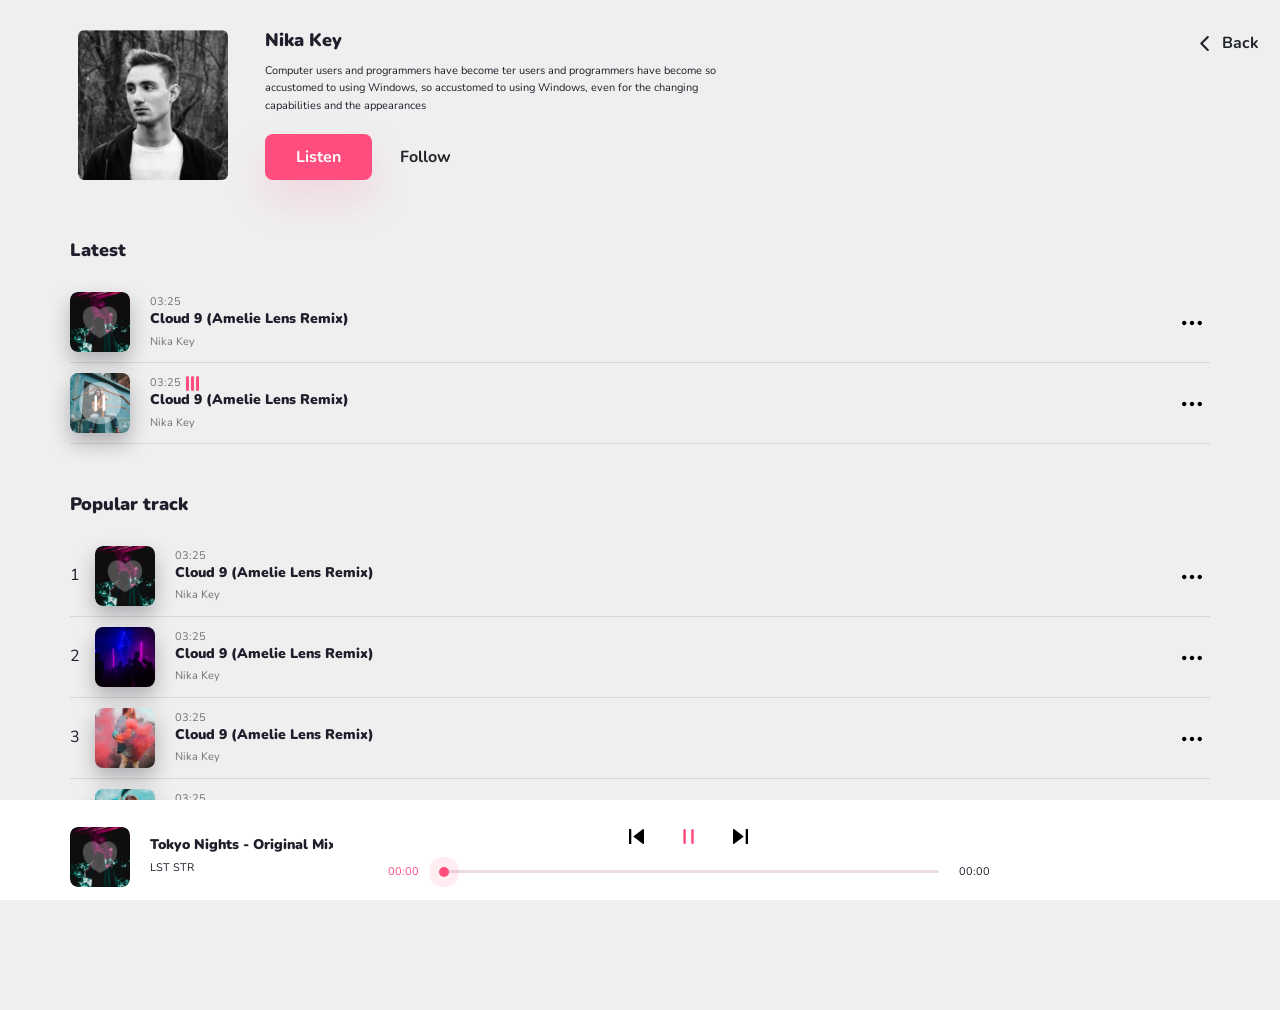
<file: src/fullpage-player.html>
<!DOCTYPE html>
<html lang="en">
	<head>
		<meta charset="UTF-8" />
		<meta name="viewport" content="width=device-width, initial-scale=1.0" />
		<title>Document</title>
		<!-- Google fonts -->
		<link
			href="https://fonts.googleapis.com/css2?family=Lato:wght@400;900&family=Nunito:wght@400;700;900&display=swap"
			rel="stylesheet"
		/>
		<!-- font-awesome  -->
		<!-- <script src="https://kit.fontawesome.com/bdc84e071b.js" crossorigin="anonymous"></script> -->
		<!--Css files  -->
		<link rel="stylesheet" href="css/owl.carousel.min.css" />
		<link rel="stylesheet" href="css/owl.theme.default.min.css" />
		<link rel="stylesheet" href="css/bootstrap.css" />
		<link rel="stylesheet" href="css/style.css" />
	</head>
	<body class="artist-page fullpage-player">
		<!-- ========================================== -->
		<!-- =============== sidebar ================== -->
		<!-- ========================================== -->
		<div class="sidebar mbl-land-hide">
			<h2 class="heading white mb-2">Library</h2>
			<ul class="nav">
				<li class="nav__item">
					<a href="./index.html" class="nav__link">
						<svg><use xlink:href="./img/icons.svg#icon-home"></use></svg>
						Home
					</a>
				</li>
				<li class="nav__item">
					<a href="./playlist.html" class="nav__link">
						<svg><use xlink:href="./img/icons.svg#icon-playlist"></use></svg>
						Playlist</a
					>
				</li>
				<li class="nav__item">
					<a href="./featured.html" class="nav__link">
						<svg><use xlink:href="./img/icons.svg#icon-heart"></use></svg>
						Featured</a
					>
				</li>
				<li class="nav__item">
					<a href="./artist.html" class="nav__link active">
						<svg><use xlink:href="./img/icons.svg#icon-user"></use></svg>
						Artist</a
					>
				</li>
			</ul>
		</div>
		<!-- ============================================== -->
		<!-- ============== Content Area ================== -->
		<!-- ============================================== -->
		<div class="container main-content mbl-land-hide">
			<div class="artist">
				<div class="row text-center text-lg-left mt-3">
					<div class="col-lg-2 mb-2">
						<figure class="img artist__image">
							<img src="img/artist.png" class="img-fluid" alt="img" />
						</figure>
					</div>
					<div class="col-lg-5 mb-2">
						<h2 class="heading artist__name mb-1">Nika Key</h2>
						<p class="p__text mb-2">
							Computer users and programmers have become ter users and programmers have become so
							accustomed to using Windows, so accustomed to using Windows, even for the changing
							capabilities and the appearances
						</p>
						<a href="#" class="btn btn__listen btn-sm mr-4">Listen</a>
						<a href="#" class="btn btn__follow laptop-port-hide">Follow</a>
					</div>
					<!-- ========= back button ============= -->
					<a href="./index.html" class="btn btn__back">
						<svg>
							<use xlink:href="./img/icons.svg#icon-chevron-left"></use>
						</svg>
						Back
					</a>
					<a href="#" class="btn btn__follow btn__follow-outer laptop-port-show">Follow</a>
				</div>
			</div>

			<!-- ====================================== -->
			<!-- ======== Latest songs area ========== -->
			<!-- ====================================== -->
			<h2 class="heading mt-4 mb-2">Latest</h2>
			<ul class="song__list mb-5">
				<li class="song__list-item">
					<figure class="img">
						<img src="img/playing-song.png" alt="img" />
					</figure>
					<div class="song__info">
						<div class="playing__icon-wrapper">
							<p class="p__text song__length">03:25</p>
							<span class="playing__indicator">&nbsp;</span>
						</div>
						<h3 class="heading song__name">Cloud 9 (Amelie Lens Remix)</h3>
						<p class="p__text artist__name">Nika Key</p>
					</div>
					<button href="#" class="btn dot__menu">
						<svg>
							<use xlink:href="./img/icons.svg#icon-dot-menu"></use>
						</svg>
					</button>
				</li>
				<li class="song__list-item playing">
					<figure class="img">
						<img src="img/top-played1.png" alt="img" />
						<svg>
							<use xlink:href="./img/icons.svg#icon-pause-round"></use>
						</svg>
					</figure>
					<div class="song__info">
						<div class="playing__icon-wrapper">
							<p class="p__text song__length">03:25</p>
							<span class="playing__indicator">&nbsp;</span>
						</div>
						<h3 class="heading song__name">Cloud 9 (Amelie Lens Remix)</h3>
						<p class="p__text artist__name">Nika Key</p>
					</div>
					<button href="#" class="btn dot__menu">
						<svg>
							<use xlink:href="./img/icons.svg#icon-dot-menu"></use>
						</svg>
					</button>
				</li>
			</ul>

			<!-- ====================================== -->
			<!-- ======== Popular track area ========== -->
			<!-- ====================================== -->
			<h2 class="heading mt-4 mb-2">Popular track</h2>
			<ul class="song__list mb-5">
				<li class="song__list-item">
					<span class="count mr-4">1</span>
					<figure class="img">
						<img src="img/playing-song.png" alt="img" />
					</figure>
					<div class="song__info">
						<div class="playing__icon-wrapper">
							<p class="p__text song__length">03:25</p>
							<span class="playing__indicator">&nbsp;</span>
						</div>
						<h3 class="heading song__name">Cloud 9 (Amelie Lens Remix)</h3>
						<p class="p__text artist__name">Nika Key</p>
					</div>
					<button href="#" class="btn dot__menu">
						<svg>
							<use xlink:href="./img/icons.svg#icon-dot-menu"></use>
						</svg>
					</button>
				</li>
				<li class="song__list-item">
					<span class="count mr-4">2</span>
					<figure class="img">
						<img src="img/top-played2.png" alt="img" />
						<svg>
							<use xlink:href="./img/icons.svg#icon-pause-round"></use>
						</svg>
					</figure>
					<div class="song__info">
						<div class="playing__icon-wrapper">
							<p class="p__text song__length">03:25</p>
							<span class="playing__indicator">&nbsp;</span>
						</div>
						<h3 class="heading song__name">Cloud 9 (Amelie Lens Remix)</h3>
						<p class="p__text artist__name">Nika Key</p>
					</div>
					<button href="#" class="btn dot__menu">
						<svg>
							<use xlink:href="./img/icons.svg#icon-dot-menu"></use>
						</svg>
					</button>
				</li>
				<li class="song__list-item">
					<span class="count mr-4">3</span>
					<figure class="img">
						<img src="img/top-played3.png" alt="img" />
						<svg>
							<use xlink:href="./img/icons.svg#icon-pause-round"></use>
						</svg>
					</figure>
					<div class="song__info">
						<div class="playing__icon-wrapper">
							<p class="p__text song__length">03:25</p>
							<span class="playing__indicator">&nbsp;</span>
						</div>
						<h3 class="heading song__name">Cloud 9 (Amelie Lens Remix)</h3>
						<p class="p__text artist__name">Nika Key</p>
					</div>
					<button href="#" class="btn dot__menu">
						<svg>
							<use xlink:href="./img/icons.svg#icon-dot-menu"></use>
						</svg>
					</button>
				</li>
				<li class="song__list-item">
					<span class="count mr-4">4</span>
					<figure class="img">
						<img src="img/top-played4.png" alt="img" />
						<svg>
							<use xlink:href="./img/icons.svg#icon-pause-round"></use>
						</svg>
					</figure>
					<div class="song__info">
						<div class="playing__icon-wrapper">
							<p class="p__text song__length">03:25</p>
							<span class="playing__indicator">&nbsp;</span>
						</div>
						<h3 class="heading song__name">Cloud 9 (Amelie Lens Remix)</h3>
						<p class="p__text artist__name">Nika Key</p>
					</div>
					<button href="#" class="btn dot__menu">
						<svg>
							<use xlink:href="./img/icons.svg#icon-dot-menu"></use>
						</svg>
					</button>
				</li>
			</ul>
		</div>

		<!-- ====================================== -->
		<!-- ========== currently playing ========= -->
		<!-- ====================================== -->
		<div class="playing-wrapper mbl-land-hide">
			<div class="container">
				<div class="row align-items-center">
					<div class="col-xl-3 col-lg-4 col-md-6 col-8 playing-song-col">
						<div class="playing__song">
							<figure class="playing__song-img">
								<img src="./img/playing-song.png" alt="IMG" />
							</figure>
							<div class="playing__song-info">
								<h3 class="heading song__title">Tokyo Nights - Original Mix</h3>
								<p class="p__text artist__name">LST STR</p>
							</div>
						</div>
					</div>
					<div class="col-lg-7 col-md-6 col-4 playing-control-col">
						<div class="playing__control">
							<button class="btn btn__prev btn__control">
								<svg>
									<use xlink:href="./img/icons.svg#icon-prev"></use>
								</svg>
							</button>
							<button class="btn btn__play btn__control">
								<svg>
									<use xlink:href="./img/icons.svg#icon-pause"></use>
								</svg>
							</button>
							<button class="btn btn__next btn__control">
								<svg>
									<use xlink:href="./img/icons.svg#icon-next"></use>
								</svg>
							</button>
						</div>
						<div class="playing__progress">
							<p class="p__text start__time">00:00</p>
							<div class="progress">
								<div class="bar"><div class="fill"></div></div>
								<input type="range" min="0" max="100" value="0" step="1" id="slider" />
							</div>
							<p class="p__text end__time">00:00</p>
						</div>
					</div>
				</div>
			</div>
		</div>

		<!-- =========================================== -->
		<!-- This area will be shown on mobile version -->
		<!-- =========================================== -->
		<div class="container mbl-land-show">
			<nav class="nav__fullpage">
				<a href="./index.html" class="btn btn__back">
					<svg class="icon icon-burger">
						<use xlink:href="./img/icons.svg#icon-chevron-left"></use>
					</svg>
					Back
				</a>
				<a href="#" class="btn btn__burger">
					<svg class="icon icon-burger"><use xlink:href="./img/icons.svg#icon-burger"></use></svg>
				</a>
			</nav>

			<div class="text-center">
				<a href="#" class="btn btn__down">
					<svg>
						<use xlink:href="./img/icons.svg#icon-chevron-down"></use>
					</svg>
					<span>Now Playing</span>
				</a>
			</div>
			<!-- ========== currently playing slider ============ -->
			<div class="owl-carousel fullpage-player-slider ">
				<div class="slide__item">
					<figure class="img mb-3">
						<img src="img/fullpage1.png" alt="img" />
						<button class="btn btn__like">
							<svg>
								<use xlink:href="./img/icons.svg#icon-heart"></use>
							</svg>
						</button>
					</figure>
					<h2 class="heading song__name text-center">Once in a while</h2>
					<p class="p__text artist__name text-center">Nika Key</p>
				</div>
				<div class="slide__item">
					<figure class="img mb-3">
						<img src="img/fullpage2.png" alt="img" />
						<button class="btn btn__like liked">
							<svg>
								<use xlink:href="./img/icons.svg#icon-heart"></use>
							</svg>
						</button>
					</figure>
					<h2 class="heading song__name text-center">Once in a while</h2>
					<p class="p__text artist__name text-center">Nika Key</p>
				</div>
			</div>

			<div class="player__controls">
				<div class="row d-flex align-items-center">
					<div class="col-2">
						<a href="#" class="btn btn__rounded btn__playlist">
							<svg>
								<use xlink:href="./img/icons.svg#icon-playlist"></use>
							</svg>
						</a>
					</div>
					<div class="col-8 text-center">
						<img src="img/progress2.png" alt="img" class="img-fluid" />
					</div>
					<div class="col-2">
						<a href="#" class="btn btn__rounded btn__add">
							<svg>
								<use xlink:href="./img/icons.svg#icon-plus"></use>
							</svg>
						</a>
					</div>
				</div>

				<div class="row d-flex align-items-center">
					<div class="col-2">
						<button class="btn btn__icon btn__shuffle">
							<svg>
								<use xlink:href="./img/icons.svg#icon-shuffle"></use>
							</svg>
						</button>
					</div>
					<div class="col-8 text-center">
						<div class="player__control">
							<button class="btn btn__prev btn__control">
								<svg>
									<use xlink:href="./img/icons.svg#icon-prev"></use>
								</svg>
							</button>
							<button class="btn btn__play btn__control">
								<svg>
									<use xlink:href="./img/icons.svg#icon-play"></use>
								</svg>
							</button>
							<button class="btn btn__next btn__control">
								<svg>
									<use xlink:href="./img/icons.svg#icon-next"></use>
								</svg>
							</button>
						</div>
					</div>
					<div class="col-2">
						<button class="btn btn__icon btn__sound">
							<svg>
								<use xlink:href="./img/icons.svg#icon-sound"></use>
							</svg>
						</button>
					</div>
				</div>
			</div>
		</div>

		<!-- bootstrap files -->
		<script src="js/jquery.js"></script>
		<script src="js/popper.js"></script>
		<script src="js/bootstrap.js"></script>

		<!-- carousel -->
		<script src="js/owl.carousel.min.js"></script>

		<!-- Main js file -->
		<script src="js/fullpagePlaying.js"></script>
	</body>
</html>
</file>
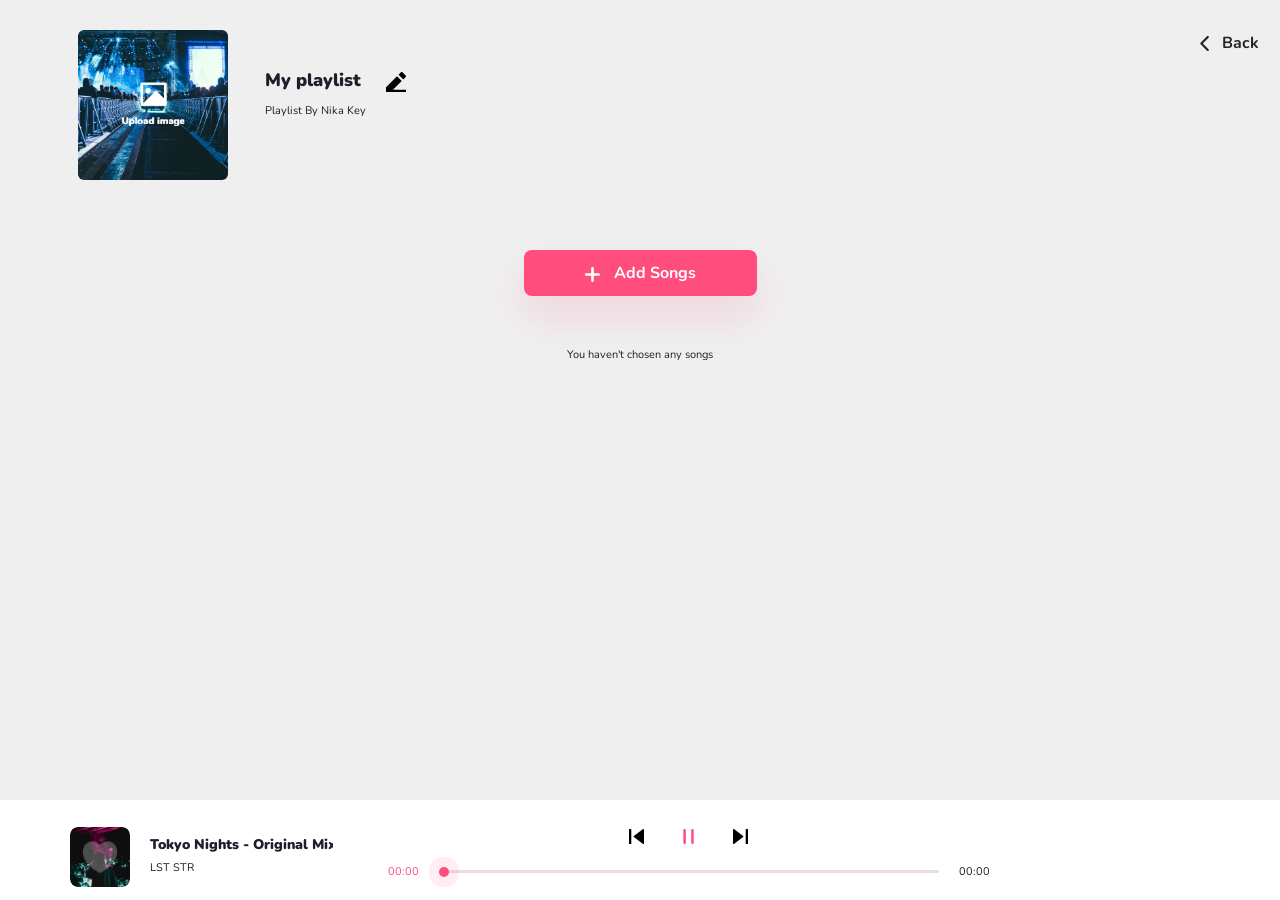
<file: src/playlist-creation.html>
<!DOCTYPE html>
<html lang="en">
	<head>
		<meta charset="UTF-8" />
		<meta name="viewport" content="width=device-width, initial-scale=1.0" />
		<title>Document</title>
		<!-- Google fonts -->
		<link
			href="https://fonts.googleapis.com/css2?family=Lato:wght@400;900&family=Nunito:wght@400;700;900&display=swap"
			rel="stylesheet"
		/>
		<!-- font-awesome  -->
		<!-- <script src="https://kit.fontawesome.com/bdc84e071b.js" crossorigin="anonymous"></script> -->
		<!--Css files  -->
		<link rel="stylesheet" href="css/owl.carousel.min.css" />
		<link rel="stylesheet" href="css/owl.theme.default.min.css" />
		<link rel="stylesheet" href="css/bootstrap.css" />
		<link rel="stylesheet" href="css/style.css" />
	</head>
	<body class="artist-page playlist-inside-page playlist-creation-page">
		<!-- ========================================== -->
		<!-- =============== sidebar ================== -->
		<!-- ========================================== -->
		<div class="sidebar laptop-port-hide">
			<h2 class="heading white mb-2">Library</h2>
			<ul class="nav">
				<li class="nav__item">
					<a href="./index.html" class="nav__link">
						<svg><use xlink:href="./img/icons.svg#icon-home"></use></svg>
						Home
					</a>
				</li>
				<li class="nav__item">
					<a href="./playlist.html" class="nav__link">
						<svg><use xlink:href="./img/icons.svg#icon-playlist"></use></svg>
						Playlist</a
					>
				</li>
				<li class="nav__item">
					<a href="./featured.html" class="nav__link">
						<svg><use xlink:href="./img/icons.svg#icon-heart"></use></svg>
						Featured</a
					>
				</li>
				<li class="nav__item">
					<a href="./artist.html" class="nav__link active">
						<svg><use xlink:href="./img/icons.svg#icon-user"></use></svg>
						Artist</a
					>
				</li>
			</ul>
		</div>
		<!-- ============================================== -->
		<!-- ============== Content Area ================== -->
		<!-- ============================================== -->
		<div class="container main-content">
			<div class="artist playlist">
				<div class="row playlist-create-box d-flex align-items-center text-center text-lg-left mt-3">
					<div class="col-lg-2 mb-2">
						<figure class="img artist__image playlist__image">
							<input type="file" id="upload">
							<label for="upload">
								<img class="mbl-land-hide" src="img/edit-playlist.png" alt="img">
								<img class="mbl-land-show" src="img/upload-img.png" alt="img">
							</label>
						</figure>
					</div>
					<div class="col-lg-5 mb-2">
						<h2 class="heading artist__name playlist__name mb-1">My playlist
							<svg>
								<use xlink:href="./img/icons.svg#icon-edit"></use>
							</svg>
						</h2>
						<p class="p__text mb-2 creator__name">Playlist By Nika Key</p>
					</div>
					<!-- ========= back button ============= -->
				</div>
				<a href="./index.html" class="btn btn__back">
					<svg>
						<use xlink:href="./img/icons.svg#icon-chevron-left"></use>
					</svg>
					Back
				</a>
			</div>

			<!-- ====================================== -->
			<!-- ======== add songs button area ========== -->
			<!-- ====================================== -->
			<div class="text-center mt-5">
				<a href="#" class="btn btn__listen btn__add">
					<svg>
						<use xlink:href="./img/icons.svg#icon-plus"></use>
					</svg>
					Add Songs
				</a>
				<p class="p__text message mt-5">
					You haven't chosen any songs
				</p>
			</div>
		</div>

		<!-- ====================================== -->
		<!-- ========== currently playing ========= -->
		<!-- ====================================== -->
		<div class="playing-wrapper">
			<div class="container">
				<div class="row align-items-center">
					<div class="col-xl-3 col-lg-4 col-md-6 col-8 playing-song-col">
						<div class="playing__song">
							<figure class="playing__song-img">
								<img src="./img/playing-song.png" alt="IMG" />
							</figure>
							<div class="playing__song-info">
								<h3 class="heading song__title">Tokyo Nights - Original Mix</h3>
								<p class="p__text artist__name">LST STR</p>
							</div>
						</div>
					</div>
					<div class="col-lg-7 col-md-6 col-4 playing-control-col">
						<div class="playing__control">
							<button class="btn btn__prev btn__control">
								<svg>
									<use xlink:href="./img/icons.svg#icon-prev"></use>
								</svg>
							</button>
							<button class="btn btn__play btn__control">
								<svg>
									<use xlink:href="./img/icons.svg#icon-pause"></use>
								</svg>
							</button>
							<button class="btn btn__next btn__control">
								<svg>
									<use xlink:href="./img/icons.svg#icon-next"></use>
								</svg>
							</button>
						</div>
						<div class="playing__progress">
							<p class="p__text start__time">00:00</p>
							<div class="progress">
								<div class="bar"><div class="fill"></div></div>
								<input type="range" min="0" max="100" value="0" step="1" id="slider" />
							</div>
							<p class="p__text end__time">00:00</p>
						</div>
					</div>
				</div>
			</div>
		</div>

		<!-- bootstrap files -->
		<script src="js/jquery.js"></script>
		<script src="js/popper.js"></script>
		<script src="js/bootstrap.js"></script>

		<!-- carousel -->
		<script src="js/owl.carousel.min.js"></script>

		<!-- Main js file -->
		<script src="js/playlistCreation.js"></script>
	</body>
</html>
</file>
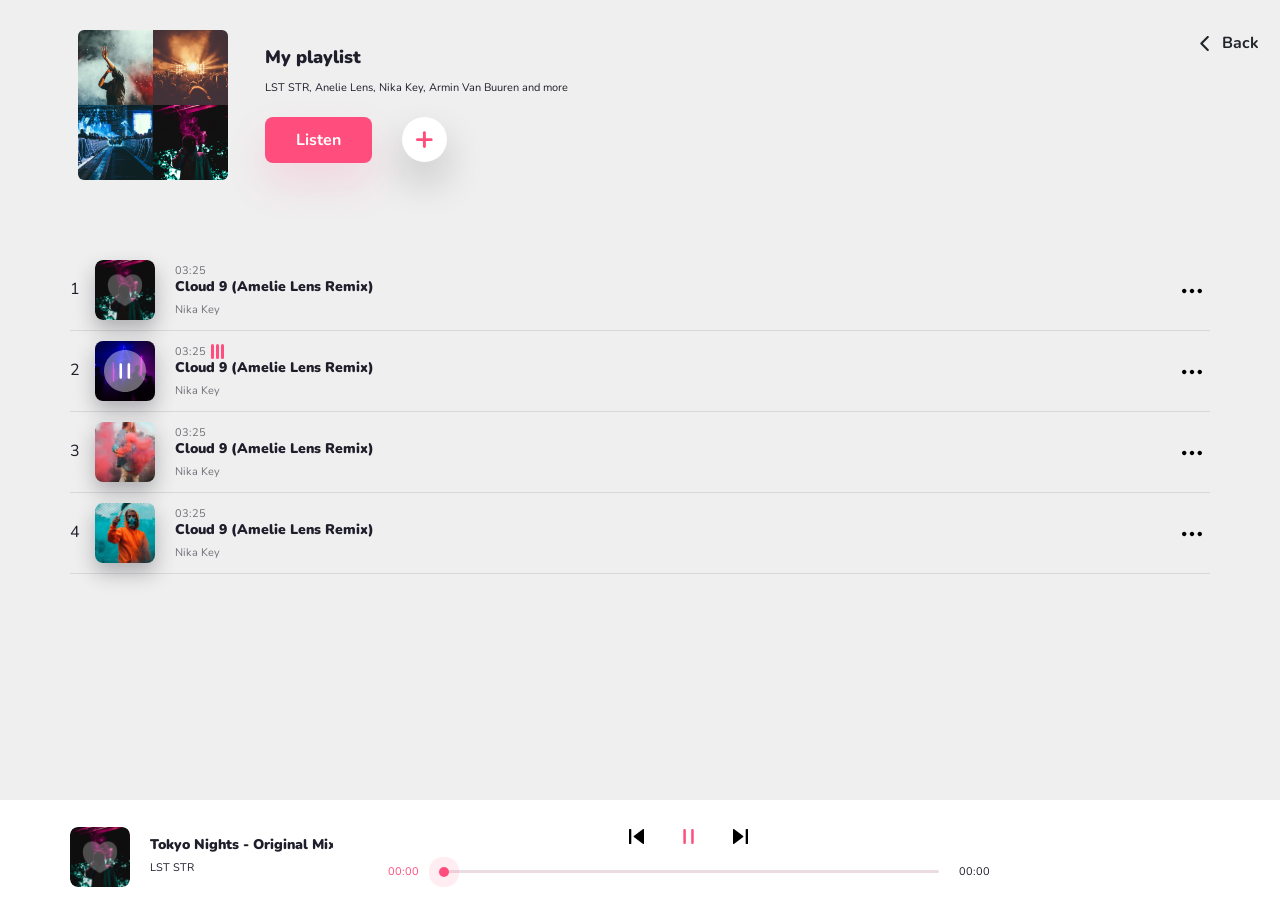
<file: src/playlist-inside.html>
<!DOCTYPE html>
<html lang="en">
	<head>
		<meta charset="UTF-8" />
		<meta name="viewport" content="width=device-width, initial-scale=1.0" />
		<title>Document</title>
		<!-- Google fonts -->
		<link
			href="https://fonts.googleapis.com/css2?family=Lato:wght@400;900&family=Nunito:wght@400;700;900&display=swap"
			rel="stylesheet"
		/>
		<!-- font-awesome  -->
		<!-- <script src="https://kit.fontawesome.com/bdc84e071b.js" crossorigin="anonymous"></script> -->
		<!--Css files  -->
		<link rel="stylesheet" href="css/owl.carousel.min.css" />
		<link rel="stylesheet" href="css/owl.theme.default.min.css" />
		<link rel="stylesheet" href="css/bootstrap.css" />
		<link rel="stylesheet" href="css/style.css" />
	</head>
	<body class="artist-page playlist-inside-page">
		<!-- ========================================== -->
		<!-- =============== sidebar ================== -->
		<!-- ========================================== -->
		<div class="sidebar laptop-port-hide">
			<h2 class="heading white mb-2">Library</h2>
			<ul class="nav">
				<li class="nav__item">
					<a href="./index.html" class="nav__link">
						<svg><use xlink:href="./img/icons.svg#icon-home"></use></svg>
						Home
					</a>
				</li>
				<li class="nav__item">
					<a href="./playlist.html" class="nav__link">
						<svg><use xlink:href="./img/icons.svg#icon-playlist"></use></svg>
						Playlist</a
					>
				</li>
				<li class="nav__item">
					<a href="./featured.html" class="nav__link">
						<svg><use xlink:href="./img/icons.svg#icon-heart"></use></svg>
						Featured</a
					>
				</li>
				<li class="nav__item">
					<a href="./artist.html" class="nav__link active">
						<svg><use xlink:href="./img/icons.svg#icon-user"></use></svg>
						Artist</a
					>
				</li>
			</ul>
		</div>
		<!-- ============================================== -->
		<!-- ============== Content Area ================== -->
		<!-- ============================================== -->
		<div class="container main-content">
			<div class="artist playlist">
				<div class="row d-flex align-items-center text-center text-lg-left mt-3">
					<div class="col-lg-2 mb-2">
						<figure class="img artist__image playlist__image">
							<img src="img/playlist-cover.png" class="img-fluid" alt="img" />
						</figure>
					</div>
					<div class="col-lg-5 mb-2">
						<h2 class="heading artist__name playlist__name mb-1">My playlist</h2>
						<p class="p__text mb-2">LST STR, Anelie Lens, Nika Key, Armin Van Buuren and more</p>
						<div class=" btn__box d-flex align-items-center">
							<a href="#" class="btn btn__listen btn-sm mr-5">Listen</a>
							<a href="#" class="btn btn__add-round">
								<svg><use xlink:href="./img/icons.svg#icon-plus"></use></svg>
							</a>
						</div>
					</div>
					<!-- ========= back button ============= -->
					<a href="./index.html" class="btn btn__back">
						<svg>
							<use xlink:href="./img/icons.svg#icon-chevron-left"></use>
						</svg>
						Back
					</a>
				</div>
			</div>

			<!-- ====================================== -->
			<!-- ======== playlist songs list area ========== -->
			<!-- ====================================== -->
			<ul class="song__list mb-5 mt-5">
				<li class="song__list-item">
					<span class="count mr-4">1</span>
					<figure class="img">
						<img src="img/playing-song.png" alt="img" />
					</figure>
					<div class="song__info">
						<div class="playing__icon-wrapper">
							<p class="p__text song__length">03:25</p>
							<span class="playing__indicator">&nbsp;</span>
						</div>
						<h3 class="heading song__name">Cloud 9 (Amelie Lens Remix)</h3>
						<p class="p__text artist__name">Nika Key</p>
					</div>
					<button href="#" class="btn dot__menu">
						<svg>
							<use xlink:href="./img/icons.svg#icon-dot-menu"></use>
						</svg>
					</button>
				</li>
				<li class="song__list-item playing">
					<span class="count mr-4">2</span>
					<figure class="img">
						<img src="img/top-played2.png" alt="img" />
						<svg>
							<use xlink:href="./img/icons.svg#icon-pause-round"></use>
						</svg>
					</figure>
					<div class="song__info">
						<div class="playing__icon-wrapper">
							<p class="p__text song__length">03:25</p>
							<span class="playing__indicator">&nbsp;</span>
						</div>
						<h3 class="heading song__name">Cloud 9 (Amelie Lens Remix)</h3>
						<p class="p__text artist__name">Nika Key</p>
					</div>
					<button href="#" class="btn dot__menu">
						<svg>
							<use xlink:href="./img/icons.svg#icon-dot-menu"></use>
						</svg>
					</button>
				</li>
				<li class="song__list-item">
					<span class="count mr-4">3</span>
					<figure class="img">
						<img src="img/top-played3.png" alt="img" />
						<svg>
							<use xlink:href="./img/icons.svg#icon-pause-round"></use>
						</svg>
					</figure>
					<div class="song__info">
						<div class="playing__icon-wrapper">
							<p class="p__text song__length">03:25</p>
							<span class="playing__indicator">&nbsp;</span>
						</div>
						<h3 class="heading song__name">Cloud 9 (Amelie Lens Remix)</h3>
						<p class="p__text artist__name">Nika Key</p>
					</div>
					<button href="#" class="btn dot__menu">
						<svg>
							<use xlink:href="./img/icons.svg#icon-dot-menu"></use>
						</svg>
					</button>
				</li>
				<li class="song__list-item">
					<span class="count mr-4">4</span>
					<figure class="img">
						<img src="img/top-played4.png" alt="img" />
						<svg>
							<use xlink:href="./img/icons.svg#icon-pause-round"></use>
						</svg>
					</figure>
					<div class="song__info">
						<div class="playing__icon-wrapper">
							<p class="p__text song__length">03:25</p>
							<span class="playing__indicator">&nbsp;</span>
						</div>
						<h3 class="heading song__name">Cloud 9 (Amelie Lens Remix)</h3>
						<p class="p__text artist__name">Nika Key</p>
					</div>
					<button href="#" class="btn dot__menu">
						<svg>
							<use xlink:href="./img/icons.svg#icon-dot-menu"></use>
						</svg>
					</button>
				</li>
			</ul>
		</div>

		<!-- ====================================== -->
		<!-- ========== currently playing ========= -->
		<!-- ====================================== -->
		<div class="playing-wrapper">
			<div class="container">
				<div class="row align-items-center">
					<div class="col-xl-3 col-lg-4 col-md-6 col-8 playing-song-col">
						<div class="playing__song">
							<figure class="playing__song-img">
								<img src="./img/playing-song.png" alt="IMG" />
							</figure>
							<div class="playing__song-info">
								<h3 class="heading song__title">Tokyo Nights - Original Mix</h3>
								<p class="p__text artist__name">LST STR</p>
							</div>
						</div>
					</div>
					<div class="col-lg-7 col-md-6 col-4 playing-control-col">
						<div class="playing__control">
							<button class="btn btn__prev btn__control">
								<svg>
									<use xlink:href="./img/icons.svg#icon-prev"></use>
								</svg>
							</button>
							<button class="btn btn__play btn__control">
								<svg>
									<use xlink:href="./img/icons.svg#icon-pause"></use>
								</svg>
							</button>
							<button class="btn btn__next btn__control">
								<svg>
									<use xlink:href="./img/icons.svg#icon-next"></use>
								</svg>
							</button>
						</div>
						<div class="playing__progress">
							<p class="p__text start__time">00:00</p>
							<div class="progress">
								<div class="bar"><div class="fill"></div></div>
								<input type="range" min="0" max="100" value="0" step="1" id="slider" />
							</div>
							<p class="p__text end__time">00:00</p>
						</div>
					</div>
				</div>
			</div>
		</div>

		<!-- bootstrap files -->
		<script src="js/jquery.js"></script>
		<script src="js/popper.js"></script>
		<script src="js/bootstrap.js"></script>

		<!-- carousel -->
		<script src="js/owl.carousel.min.js"></script>

		<!-- Main js file -->
		<script src="js/playlistInside.js"></script>
	</body>
</html>
</file>
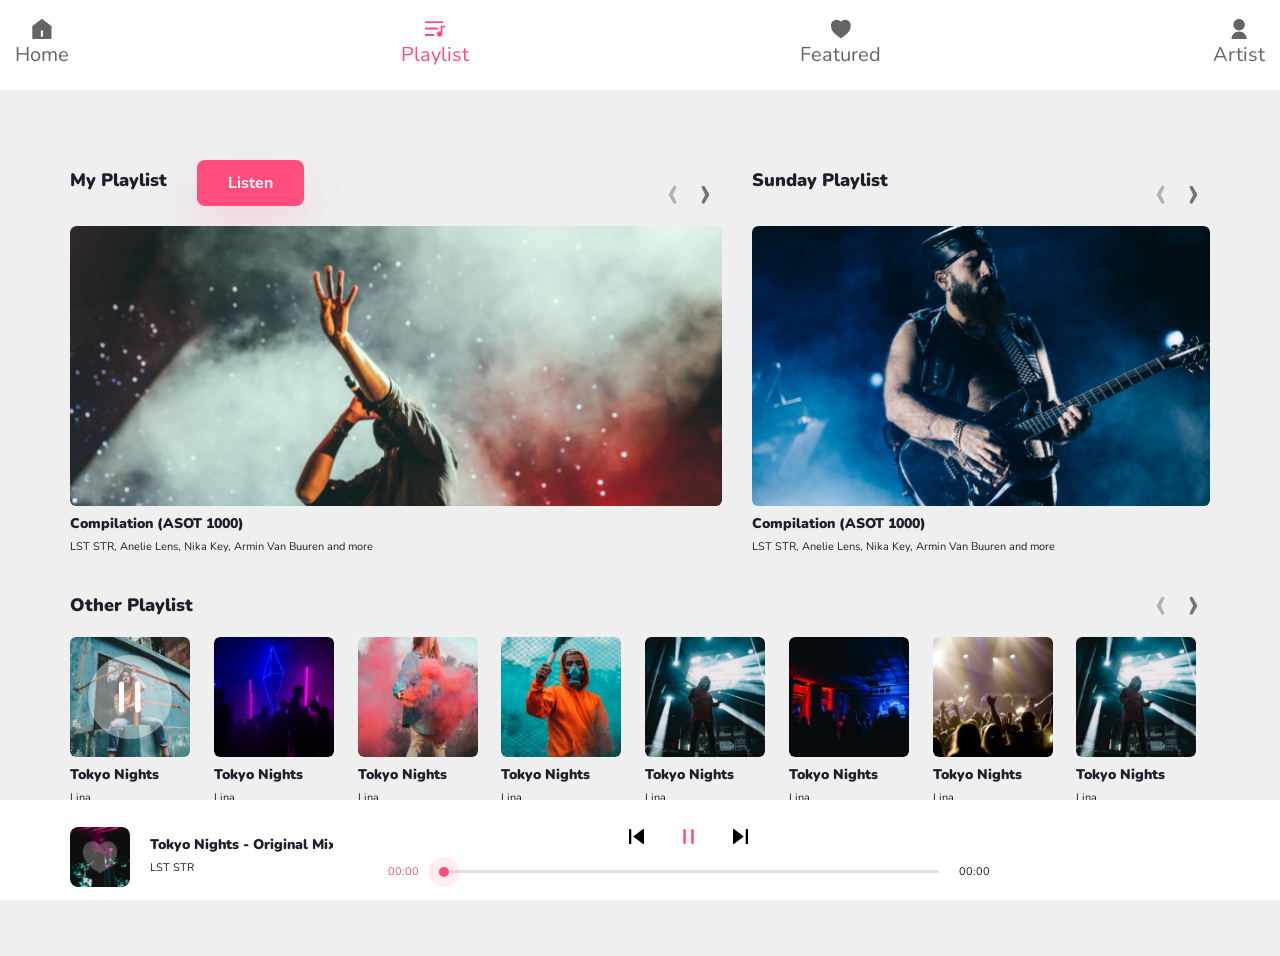
<file: src/playlist.html>
<!DOCTYPE html>
<html lang="en">
	<head>
		<meta charset="UTF-8" />
		<meta name="viewport" content="width=device-width, initial-scale=1.0" />
		<title>Document</title>
		<!-- Google fonts -->
		<link
			href="https://fonts.googleapis.com/css2?family=Lato:wght@400;900&family=Nunito:wght@400;700;900&display=swap"
			rel="stylesheet"
		/>
		<!-- font-awesome  -->
		<!-- <script src="https://kit.fontawesome.com/bdc84e071b.js" crossorigin="anonymous"></script> -->
		<!--Css files  -->
		<link rel="stylesheet" href="css/owl.carousel.min.css" />
		<link rel="stylesheet" href="css/owl.theme.default.min.css" />
		<link rel="stylesheet" href="css/bootstrap.css" />
		<link rel="stylesheet" href="css/style.css" />
	</head>
	<body class="playlist-page">
		<!-- ========================================== -->
		<!-- =============== sidebar ================== -->
		<!-- ========================================== -->
		<div class="sidebar tablet-port-hide">
			<h2 class="heading white mb-2">Library</h2>
			<ul class="nav">
				<li class="nav__item">
					<a href="./index.html" class="nav__link">
						<svg><use xlink:href="./img/icons.svg#icon-home"></use></svg>
						Home
					</a>
				</li>
				<li class="nav__item">
					<a href="./playlist.html" class="nav__link active">
						<svg><use xlink:href="./img/icons.svg#icon-playlist"></use></svg>
						Playlist</a
					>
				</li>
				<li class="nav__item">
					<a href="./featured.html" class="nav__link">
						<svg><use xlink:href="./img/icons.svg#icon-heart"></use></svg>
						Featured</a
					>
				</li>
				<li class="nav__item">
					<a href="./artist.html" class="nav__link">
						<svg><use xlink:href="./img/icons.svg#icon-user"></use></svg>
						Artist</a
					>
				</li>
			</ul>
		</div>

		<!-- ===================================================== -->
		<!-- this area will be shown on mobile version -->
		<!-- ===================================================== -->
		<div class="tablet-port-show playlist__header">
			<img src="img/img-left.png" alt="img" class="cover" />
			<div class="container-fluid">
				<nav class="playlist__nav">
					<a href="./index.html" class="btn btn__back white">
						<svg>
							<use xlink:href="./img/icons.svg#icon-chevron-left"></use>
						</svg>
						Back
					</a>
					<a href="#" class="btn btn__burger white">
						<svg class="icon icon-burger"><use xlink:href="./img/icons.svg#icon-burger"></use></svg>
					</a>
				</nav>

				<div class="playlist__header-content mt-3">
					<h2 class="heading white playlist__name">Voidi Records Playlist</h2>
					<p class="p__text artist__name white mb-2">By Nika Key</p>
					<a href="#" class="btn btn__listen btn-sm btn-white">Listen</a>
				</div>

			</div>
			<a href="#" class="btn btn__add-round">
				<svg><use xlink:href="./img/icons.svg#icon-plus"></use></svg>
			</a>
		</div>
		<!-- ============================================== -->
		<!-- ============== Content Area ================== -->
		<!-- ============================================== -->
		<div class="container main-content">
			<!-- <div class="content__header d-flex align-items-center mt-3 pb-2">
				<h2 class="heading">My Playlist</h2>
				<a href="#" class="btn btn__listen ml-5">Listen</a>
			</div> -->
			<!-- ===================================================== -->
			<!-- this area will be shown on desktop version -->
			<!-- ===================================================== -->
			<div class="row tablet-port-hide">
				<div class="col-md-7">
					<div class="content__header d-flex align-items-center mt-3 pb-2">
						<h2 class="heading">My Playlist</h2>
						<a href="#" class="btn btn__listen ml-5">Listen</a>
					</div>
					<div class="owl-carousel owl-theme slider slider1 playlist-slider1">
						<div class="slide__item">
							<figure class="img">
								<img src="img/img-left.png" alt="img" class="img-fluid" />
							</figure>
							<h3 class="heading song__title">Compilation (ASOT 1000)</h3>
							<p class="p__text artist__name">
								LST STR, Anelie Lens, Nika Key, Armin Van Buuren and more
							</p>
						</div>
						<div class="slide__item">
							<figure class="img">
								<img src="img/img-left.png" alt="img" class="img-fluid" />
							</figure>
							<h3 class="heading song__title">Compilation (ASOT 1000)</h3>
							<p class="p__text artist__name">
								LST STR, Anelie Lens, Nika Key, Armin Van Buuren and more
							</p>
						</div>
						<div class="slide__item">
							<figure class="img">
								<img src="img/img-left.png" alt="img" class="img-fluid" />
							</figure>
							<h3 class="heading song__title">Compilation (ASOT 1000)</h3>
							<p class="p__text artist__name">
								LST STR, Anelie Lens, Nika Key, Armin Van Buuren and more
							</p>
						</div>
					</div>
				</div>
				<div class="col-md-5">
					<div class="content__header d-flex align-items-center mt-3 pb-2">
						<h2 class="heading">Sunday Playlist</h2>
						<a href="#" class="btn btn__listen ml-5 hide">Listen</a>
						<!-- **** IF YOU WANT TO SHOW THIS BUTTON JUST REMOVE THIS 'hide' CLASS *** -->
					</div>
					<div class="owl-carousel owl-theme slider slider2 playlist-slider2">
						<div class="slide__item">
							<figure class="img">
								<img src="img/img-right.png" alt="img" class="img-fluid" />
							</figure>
							<h3 class="heading song__title">Compilation (ASOT 1000)</h3>
							<p class="p__text artist__name">
								LST STR, Anelie Lens, Nika Key, Armin Van Buuren and more
							</p>
						</div>
						<div class="slide__item">
							<figure class="img">
								<img src="img/img-right.png" alt="img" class="img-fluid" />
							</figure>
							<h3 class="heading song__title">Compilation (ASOT 1000)</h3>
							<p class="p__text artist__name">
								LST STR, Anelie Lens, Nika Key, Armin Van Buuren and more
							</p>
						</div>
						<div class="slide__item">
							<figure class="img">
								<img src="img/img-right.png" alt="img" class="img-fluid" />
							</figure>
							<h3 class="heading song__title">Compilation (ASOT 1000)</h3>
							<p class="p__text artist__name">
								LST STR, Anelie Lens, Nika Key, Armin Van Buuren and more
							</p>
						</div>
					</div>
				</div>
			</div>
			<!-- ====================================== -->
			<!-- ======== Other playlist area ========== -->
			<!-- ====================================== -->

			<h2 class="heading mt-4 mb-2">Other Playlist</h2>
			<!-- ====================================== -->
			<!-- this slider will be on desktop version -->
			<!-- ====================================== -->
			<div class="owl-carousel owl-theme slider slider3 playlist-slider3">
				<div class="slide__item">
					<figure class="img">
						<img src="img/top-played1.png" alt="img" class="img-fluid" />
						<svg>
							<use xlink:href="./img/icons.svg#icon-pause-round"></use>
						</svg>
					</figure>
					<h3 class="heading song__title">Tokyo Nights</h3>
					<p class="p__text artist__name">Lina</p>
				</div>
				<div class="slide__item">
					<figure class="img">
						<img src="img/top-played2.png" alt="img" class="img-fluid" />
					</figure>
					<h3 class="heading song__title">Tokyo Nights</h3>
					<p class="p__text artist__name">Lina</p>
				</div>
				<div class="slide__item">
					<figure class="img">
						<img src="img/top-played3.png" alt="img" class="img-fluid" />
					</figure>
					<h3 class="heading song__title">Tokyo Nights</h3>
					<p class="p__text artist__name">Lina</p>
				</div>
				<div class="slide__item">
					<figure class="img">
						<img src="img/top-played4.png" alt="img" class="img-fluid" />
					</figure>
					<h3 class="heading song__title">Tokyo Nights</h3>
					<p class="p__text artist__name">Lina</p>
				</div>
				<div class="slide__item">
					<figure class="img">
						<img src="img/top-played5.png" alt="img" class="img-fluid" />
					</figure>
					<h3 class="heading song__title">Tokyo Nights</h3>
					<p class="p__text artist__name">Lina</p>
				</div>
				<div class="slide__item">
					<figure class="img">
						<img src="img/top-played6.png" alt="img" class="img-fluid" />
					</figure>
					<h3 class="heading song__title">Tokyo Nights</h3>
					<p class="p__text artist__name">Lina</p>
				</div>
				<div class="slide__item">
					<figure class="img">
						<img src="img/top-played7.png" alt="img" class="img-fluid" />
					</figure>
					<h3 class="heading song__title">Tokyo Nights</h3>
					<p class="p__text artist__name">Lina</p>
				</div>
				<div class="slide__item">
					<figure class="img">
						<img src="img/top-played5.png" alt="img" class="img-fluid" />
					</figure>
					<h3 class="heading song__title">Tokyo Nights</h3>
					<p class="p__text artist__name">Lina</p>
				</div>
				<div class="slide__item">
					<figure class="img">
						<img src="img/top-played3.png" alt="img" class="img-fluid" />
					</figure>
					<h3 class="heading song__title">Tokyo Nights</h3>
					<p class="p__text artist__name">Lina</p>
				</div>
			</div>
			<!-- ====================================== -->
			<!-- this area will be shown on mobile version -->
			<!-- ====================================== -->
			<ul class="song__list laptop-port-show">
				<li class="song__list-item playing">
					<figure class="img">
						<img src="img/playing-song.png" alt="img" />
						<svg>
							<use xlink:href="./img/icons.svg#icon-pause-round"></use>
						</svg>
					</figure>
					<div class="song__info">
						<div class="playing__icon-wrapper">
							<p class="p__text song__length">03:25</p>
							<span class="playing__indicator">&nbsp;</span>
						</div>
						<h3 class="heading song__name">Cloud 9 (Amelie Lens Remix)</h3>
						<p class="p__text artist__name">Nika Key</p>
					</div>
					<button href="#" class="btn dot__menu">
						<svg>
							<use xlink:href="./img/icons.svg#icon-dot-menu"></use>
						</svg>
					</button>
				</li>
				<li class="song__list-item">
					<figure class="img">
						<img src="img/top-played1.png" alt="img" />
					</figure>
					<div class="song__info">
						<div class="playing__icon-wrapper">
							<p class="p__text song__length">03:25</p>
							<span class="playing__indicator">&nbsp;</span>
						</div>
						<h3 class="heading song__name">Cloud 9 (Amelie Lens Remix)</h3>
						<p class="p__text artist__name">Nika Key</p>
					</div>
					<button href="#" class="btn dot__menu">
						<svg>
							<use xlink:href="./img/icons.svg#icon-dot-menu"></use>
						</svg>
					</button>
				</li>
				<li class="song__list-item">
					<figure class="img">
						<img src="img/top-played1.png" alt="img" />
					</figure>
					<div class="song__info">
						<div class="playing__icon-wrapper">
							<p class="p__text song__length">03:25</p>
							<span class="playing__indicator">&nbsp;</span>
						</div>
						<h3 class="heading song__name">Cloud 9 (Amelie Lens Remix)</h3>
						<p class="p__text artist__name">Nika Key</p>
					</div>
					<button href="#" class="btn dot__menu">
						<svg>
							<use xlink:href="./img/icons.svg#icon-dot-menu"></use>
						</svg>
					</button>
				</li>
				<li class="song__list-item">
					<figure class="img">
						<img src="img/top-played1.png" alt="img" />
					</figure>
					<div class="song__info">
						<div class="playing__icon-wrapper">
							<p class="p__text song__length">03:25</p>
							<span class="playing__indicator">&nbsp;</span>
						</div>
						<h3 class="heading song__name">Cloud 9 (Amelie Lens Remix)</h3>
						<p class="p__text artist__name">Nika Key</p>
					</div>
					<button href="#" class="btn dot__menu">
						<svg>
							<use xlink:href="./img/icons.svg#icon-dot-menu"></use>
						</svg>
					</button>
				</li>
			</ul>
		</div>

		<!-- ====================================== -->
		<!-- ========== currently playing ========= -->
		<!-- ====================================== -->
		<div class="playing-wrapper">
			<div class="container">
				<div class="row align-items-center">
					<div class="col-xl-3 col-lg-4 col-md-6 col-8 playing-song-col">
						<div class="playing__song">
							<figure class="playing__song-img">
								<img src="./img/playing-song.png" alt="IMG" />
							</figure>
							<div class="playing__song-info">
								<h3 class="heading song__title">Tokyo Nights - Original Mix</h3>
								<p class="p__text artist__name">LST STR</p>
							</div>
						</div>
					</div>
					<div class="col-lg-7 col-md-6 col-4 playing-control-col">
						<div class="playing__control">
							<button class="btn btn__prev btn__control">
								<svg>
									<use xlink:href="./img/icons.svg#icon-prev"></use>
								</svg>
							</button>
							<button class="btn btn__play btn__control">
								<svg>
									<use xlink:href="./img/icons.svg#icon-pause"></use>
								</svg>
							</button>
							<button class="btn btn__next btn__control">
								<svg>
									<use xlink:href="./img/icons.svg#icon-next"></use>
								</svg>
							</button>
						</div>
						<div class="playing__progress">
							<p class="p__text start__time">00:00</p>
							<div class="progress">
								<div class="bar"><div class="fill"></div></div>
								<input type="range" min="0" max="100" value="0" step="1" id="slider" />
							</div>
							<p class="p__text end__time">00:00</p>
						</div>
					</div>
				</div>
			</div>
		</div>

		<!-- bootstrap files -->
		<script src="js/jquery.js"></script>
		<script src="js/popper.js"></script>
		<script src="js/bootstrap.js"></script>

		<!-- carousel -->
		<script src="js/owl.carousel.min.js"></script>

		<!-- Main js file -->
		<script src="js/playlist.js"></script>
	</body>
</html>
</file>
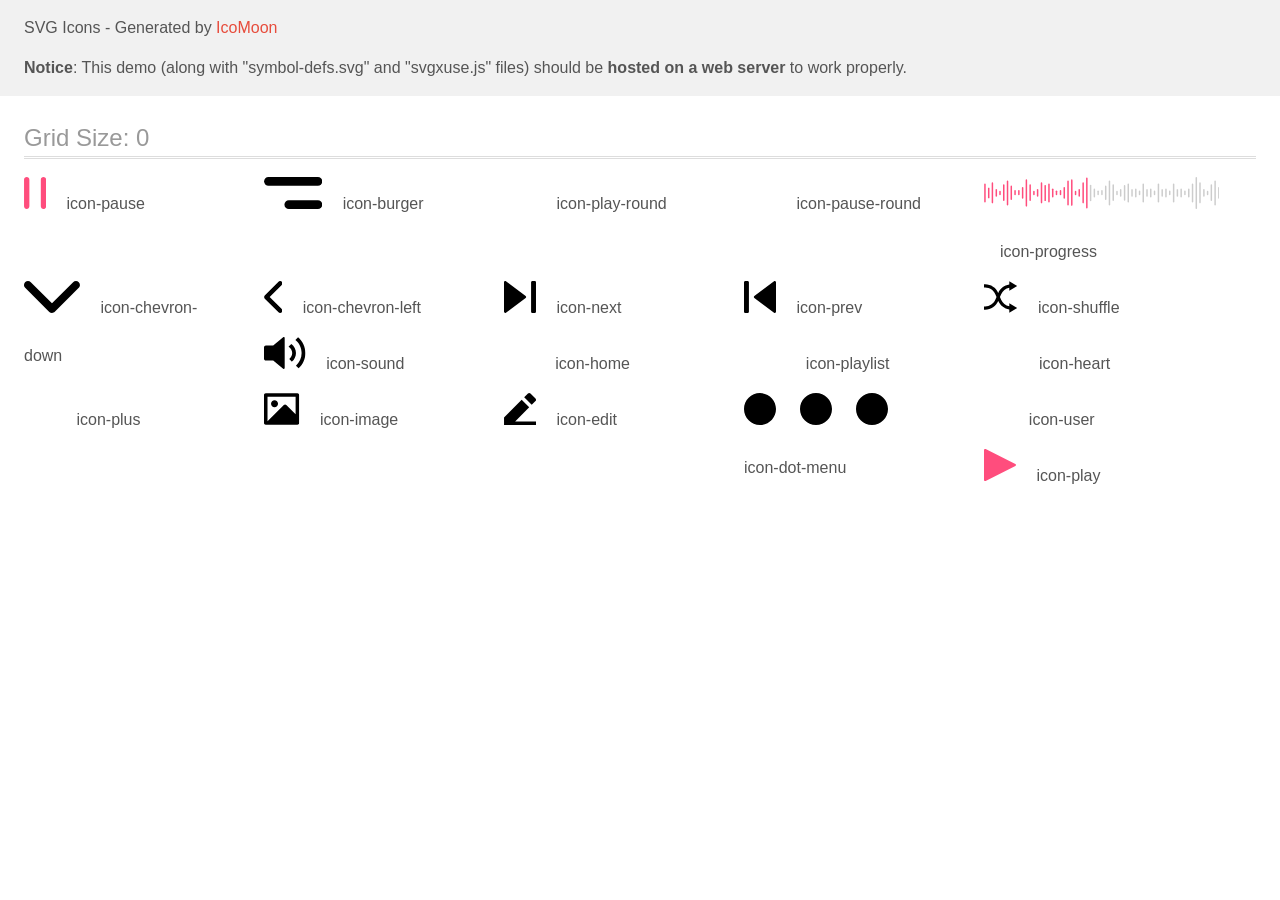
<file: src/img/icomoon/demo-external-svg.html>
<!doctype html>
<html>
<head>
    <title>IcoMoon - SVG Icons</title>
    <meta charset="utf-8">
    <meta name="viewport" content="width=device-width, initial-scale=1">
    <link rel="stylesheet" href="demo-files/demo.css">
    <link rel="stylesheet" href="style.css">
</head>
<body>
<header class="bgc1 clearfix">
<div class="mhl">
    <p>SVG Icons - Generated by <a href="https://icomoon.io/app">IcoMoon</a></p><p><strong>Notice</strong>: This demo (along with "symbol-defs.svg" and "svgxuse.js" files) should be <b>hosted on a web server</b> to work properly.</p>
</div>
</header>
    <div class="clearfix mhl ptl">
        <h1 class="mvm mtn fgc1">Grid Size: 0</h1>
        <div class="glyph fs1">
            <div class="clearfix pbs">
                <svg class="icon icon-pause"><use xlink:href="symbol-defs.svg#icon-pause"></use></svg><span class="name"> icon-pause</span>
            </div>
        </div>
        <div class="glyph fs1">
            <div class="clearfix pbs">
                <svg class="icon icon-burger"><use xlink:href="symbol-defs.svg#icon-burger"></use></svg><span class="name"> icon-burger</span>
            </div>
        </div>
        <div class="glyph fs1">
            <div class="clearfix pbs">
                <svg class="icon icon-play-round"><use xlink:href="symbol-defs.svg#icon-play-round"></use></svg><span class="name"> icon-play-round</span>
            </div>
        </div>
        <div class="glyph fs1">
            <div class="clearfix pbs">
                <svg class="icon icon-pause-round"><use xlink:href="symbol-defs.svg#icon-pause-round"></use></svg><span class="name"> icon-pause-round</span>
            </div>
        </div>
        <div class="glyph fs1">
            <div class="clearfix pbs">
                <svg class="icon icon-progress"><use xlink:href="symbol-defs.svg#icon-progress"></use></svg><span class="name"> icon-progress</span>
            </div>
        </div>
        <div class="glyph fs1">
            <div class="clearfix pbs">
                <svg class="icon icon-chevron-down"><use xlink:href="symbol-defs.svg#icon-chevron-down"></use></svg><span class="name"> icon-chevron-down</span>
            </div>
        </div>
        <div class="glyph fs1">
            <div class="clearfix pbs">
                <svg class="icon icon-chevron-left"><use xlink:href="symbol-defs.svg#icon-chevron-left"></use></svg><span class="name"> icon-chevron-left</span>
            </div>
        </div>
        <div class="glyph fs1">
            <div class="clearfix pbs">
                <svg class="icon icon-next"><use xlink:href="symbol-defs.svg#icon-next"></use></svg><span class="name"> icon-next</span>
            </div>
        </div>
        <div class="glyph fs1">
            <div class="clearfix pbs">
                <svg class="icon icon-prev"><use xlink:href="symbol-defs.svg#icon-prev"></use></svg><span class="name"> icon-prev</span>
            </div>
        </div>
        <div class="glyph fs1">
            <div class="clearfix pbs">
                <svg class="icon icon-shuffle"><use xlink:href="symbol-defs.svg#icon-shuffle"></use></svg><span class="name"> icon-shuffle</span>
            </div>
        </div>
        <div class="glyph fs1">
            <div class="clearfix pbs">
                <svg class="icon icon-sound"><use xlink:href="symbol-defs.svg#icon-sound"></use></svg><span class="name"> icon-sound</span>
            </div>
        </div>
        <div class="glyph fs1">
            <div class="clearfix pbs">
                <svg class="icon icon-home"><use xlink:href="symbol-defs.svg#icon-home"></use></svg><span class="name"> icon-home</span>
            </div>
        </div>
        <div class="glyph fs1">
            <div class="clearfix pbs">
                <svg class="icon icon-playlist"><use xlink:href="symbol-defs.svg#icon-playlist"></use></svg><span class="name"> icon-playlist</span>
            </div>
        </div>
        <div class="glyph fs1">
            <div class="clearfix pbs">
                <svg class="icon icon-heart"><use xlink:href="symbol-defs.svg#icon-heart"></use></svg><span class="name"> icon-heart</span>
            </div>
        </div>
        <div class="glyph fs1">
            <div class="clearfix pbs">
                <svg class="icon icon-plus"><use xlink:href="symbol-defs.svg#icon-plus"></use></svg><span class="name"> icon-plus</span>
            </div>
        </div>
        <div class="glyph fs1">
            <div class="clearfix pbs">
                <svg class="icon icon-image"><use xlink:href="symbol-defs.svg#icon-image"></use></svg><span class="name"> icon-image</span>
            </div>
        </div>
        <div class="glyph fs1">
            <div class="clearfix pbs">
                <svg class="icon icon-edit"><use xlink:href="symbol-defs.svg#icon-edit"></use></svg><span class="name"> icon-edit</span>
            </div>
        </div>
        <div class="glyph fs1">
            <div class="clearfix pbs">
                <svg class="icon icon-dot-menu"><use xlink:href="symbol-defs.svg#icon-dot-menu"></use></svg><span class="name"> icon-dot-menu</span>
            </div>
        </div>
        <div class="glyph fs1">
            <div class="clearfix pbs">
                <svg class="icon icon-user"><use xlink:href="symbol-defs.svg#icon-user"></use></svg><span class="name"> icon-user</span>
            </div>
        </div>
        <div class="glyph fs1">
            <div class="clearfix pbs">
                <svg class="icon icon-play"><use xlink:href="symbol-defs.svg#icon-play"></use></svg><span class="name"> icon-play</span>
            </div>
        </div>
  </div>
<script defer src="svgxuse.js"></script>
</body>
</html>
</file>
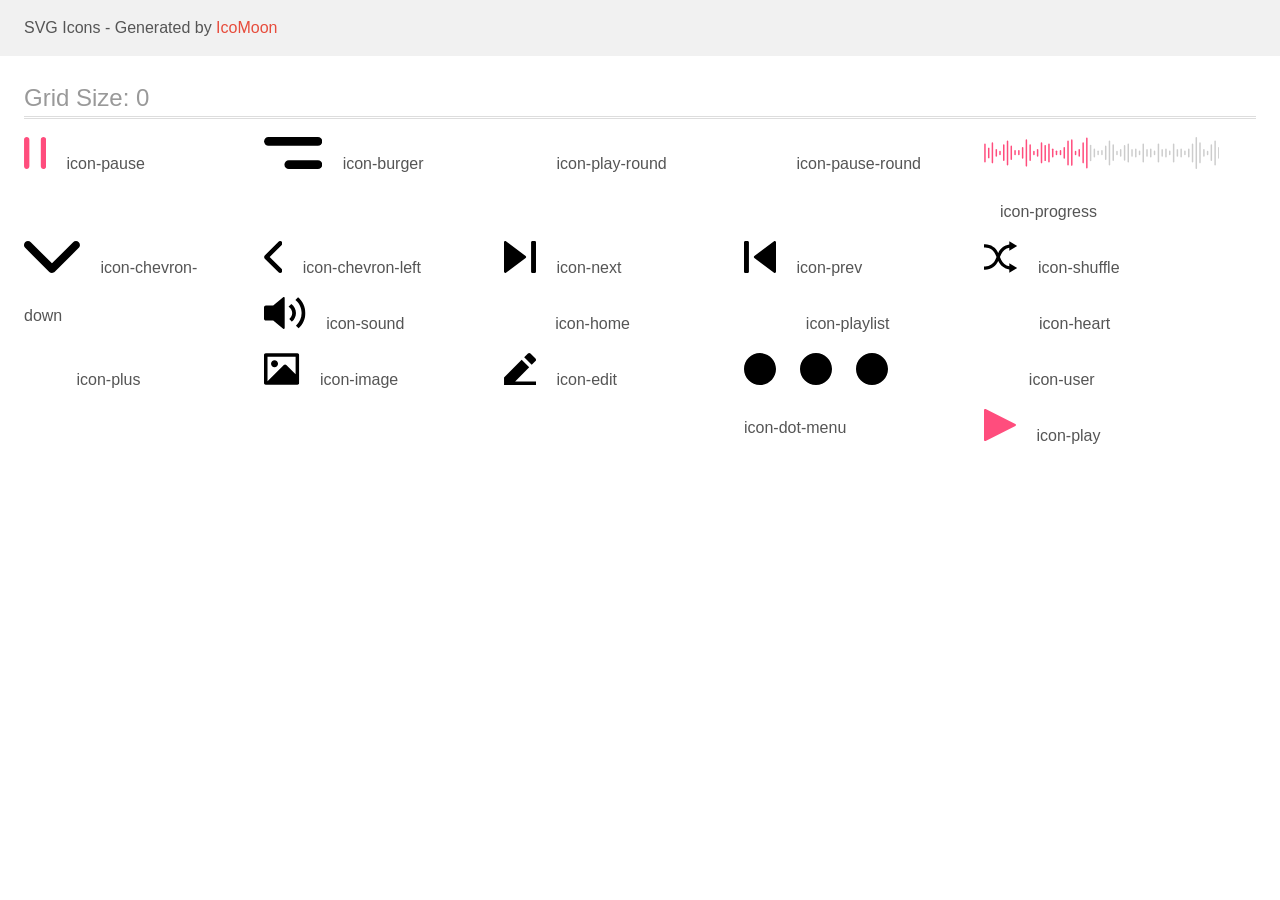
<file: src/img/icomoon/demo.html>
<!doctype html>
<html>
<head>
    <title>IcoMoon - SVG Icons</title>
    <meta charset="utf-8">
    <meta name="viewport" content="width=device-width, initial-scale=1">
    <link rel="stylesheet" href="demo-files/demo.css">
    <link rel="stylesheet" href="style.css">
</head>
<body>
<svg aria-hidden="true" style="position: absolute; width: 0; height: 0; overflow: hidden;" version="1.1" xmlns="http://www.w3.org/2000/svg" xmlns:xlink="http://www.w3.org/1999/xlink">
<defs>
<symbol id="icon-pause" viewBox="0 0 22 32">
<path fill="#ff4d7d" style="fill: var(--color1, #ff4d7d)" d="M16.763 2.663c0-1.471 1.192-2.663 2.663-2.663s2.663 1.192 2.663 2.663v0 26.671c0 1.471-1.192 2.663-2.663 2.663s-2.663-1.192-2.663-2.663v0zM0 2.663c0-1.471 1.192-2.663 2.663-2.663s2.663 1.192 2.663 2.663v0 26.671c0 1.471-1.192 2.663-2.663 2.663s-2.663-1.192-2.663-2.663v0z"></path>
</symbol>
<symbol id="icon-burger" viewBox="0 0 58 32">
<path stroke-linejoin="miter" stroke-linecap="round" stroke-miterlimit="4" stroke-width="8.7273" d="M53.818 27.636h-29.091"></path>
<path stroke-linejoin="miter" stroke-linecap="round" stroke-miterlimit="4" stroke-width="8.7273" d="M53.818 4.364h-49.455"></path>
</symbol>
<symbol id="icon-play-round" viewBox="0 0 32 32">
<path fill="#fff" style="fill: var(--color2, #fff)" opacity="0.4" d="M32 16c0 8.837-7.163 16-16 16s-16-7.163-16-16c0-8.837 7.163-16 16-16s16 7.163 16 16z"></path>
<path fill="#fff" style="fill: var(--color2, #fff)" d="M22.211 16.35l-8.926 5.95c-0.065 0.044-0.146 0.070-0.232 0.070-0.232 0-0.421-0.188-0.421-0.42v-11.901c0-0.232 0.189-0.421 0.421-0.421 0.087 0 0.168 0.026 0.235 0.071l-0.002-0.001 8.926 5.95c0.114 0.077 0.187 0.205 0.187 0.35s-0.074 0.274-0.186 0.349l-0.002 0.001z"></path>
</symbol>
<symbol id="icon-pause-round" viewBox="0 0 32 32">
<path fill="#fff" style="fill: var(--color2, #fff)" opacity="0.4" d="M32 16c0 8.837-7.163 16-16 16s-16-7.163-16-16c0-8.837 7.163-16 16-16s16 7.163 16 16z"></path>
<path fill="#fff" style="fill: var(--color2, #fff)" d="M17.965 11.088c0.016-0.53 0.45-0.954 0.982-0.954s0.966 0.424 0.982 0.953l0 0.001v9.824c0 0.009 0 0.019 0 0.029 0 0.543-0.44 0.983-0.983 0.983s-0.983-0.44-0.983-0.983c0-0.010 0-0.020 0-0.030l-0 0.001zM11.789 11.088c0.016-0.53 0.45-0.954 0.982-0.954s0.966 0.424 0.982 0.953l0 0.001v9.824c0 0.009 0 0.019 0 0.029 0 0.543-0.44 0.983-0.983 0.983s-0.983-0.44-0.983-0.983c0-0.010 0-0.020 0-0.030l-0 0.001z"></path>
</symbol>
<symbol id="icon-progress" viewBox="0 0 235 32">
<path fill="#000" style="fill: var(--color3, #000)" opacity="0.196" d="M106.398 7.724c-0.415 0-0.752 0.337-0.752 0.752v0 15.048c0 0.415 0.337 0.752 0.752 0.752s0.752-0.337 0.752-0.752v0-15.047c0-0 0-0.001 0-0.001 0-0.415-0.337-0.752-0.752-0.752 0 0 0 0 0 0v0z"></path>
<path fill="#000" style="fill: var(--color3, #000)" opacity="0.196" d="M110.159 11.486c-0.415 0-0.752 0.337-0.752 0.752v0 7.524c0 0.415 0.337 0.752 0.752 0.752s0.752-0.337 0.752-0.752v-7.524c0-0.415-0.337-0.752-0.752-0.752v0z"></path>
<path fill="#000" style="fill: var(--color3, #000)" opacity="0.196" d="M113.922 13.491c-0.415 0-0.752 0.337-0.752 0.752v0 3.256c0 0.415 0.337 0.752 0.752 0.752s0.752-0.337 0.752-0.752v0-3.256c0-0.415-0.337-0.752-0.752-0.752v0z"></path>
<path fill="#ff4d7d" style="fill: var(--color1, #ff4d7d)" d="M30.846 12.94c0.415 0 0.752 0.337 0.752 0.752v0 3.761c0 0.415-0.337 0.752-0.752 0.752s-0.752-0.337-0.752-0.752v0-3.761c0-0.415 0.337-0.752 0.752-0.752v0z"></path>
<path fill="#ff4d7d" style="fill: var(--color1, #ff4d7d)" d="M27.081 8.617c0.427 0.047 0.756 0.406 0.756 0.842 0 0.026-0.001 0.052-0.004 0.078l0-0.003v12.674c0.009 0.044 0.014 0.095 0.014 0.147 0 0.423-0.343 0.766-0.766 0.766s-0.766-0.343-0.766-0.766c0-0.052 0.005-0.103 0.015-0.152l-0.001 0.005v-12.674c-0.002-0.022-0.003-0.048-0.003-0.075 0-0.435 0.329-0.794 0.752-0.841l0.004-0z"></path>
<path fill="#ff4d7d" style="fill: var(--color1, #ff4d7d)" d="M23.324 3.421c0.421 0.025 0.753 0.372 0.753 0.797 0 0.015-0 0.029-0.001 0.043l0-0.002v23.478c0.003 0.026 0.005 0.057 0.005 0.088 0 0.418-0.339 0.757-0.757 0.757s-0.757-0.339-0.757-0.757c0-0.031 0.002-0.062 0.006-0.092l-0 0.004v-23.478c-0.001-0.012-0.001-0.027-0.001-0.041 0-0.425 0.332-0.773 0.751-0.797l0.002-0z"></path>
<path fill="#ff4d7d" style="fill: var(--color1, #ff4d7d)" d="M19.561 7.185c0.425 0.039 0.755 0.394 0.755 0.825 0 0.023-0.001 0.045-0.003 0.067l0-0.003v15.097c0.007 0.038 0.010 0.081 0.010 0.125 0 0.421-0.341 0.763-0.763 0.763s-0.763-0.341-0.763-0.763c0-0.044 0.004-0.087 0.011-0.13l-0.001 0.005v-15.097c-0.002-0.019-0.002-0.041-0.002-0.064 0-0.432 0.33-0.786 0.752-0.825l0.003-0z"></path>
<path fill="#ff4d7d" style="fill: var(--color1, #ff4d7d)" d="M8.203 5.362c0.423 0.030 0.754 0.381 0.754 0.808 0 0.018-0.001 0.035-0.002 0.052l0-0.002v19.3c0.004 0.030 0.006 0.064 0.006 0.099 0 0.419-0.34 0.759-0.759 0.759s-0.759-0.34-0.759-0.759c0-0.035 0.002-0.069 0.007-0.103l-0 0.004v-19.3c-0.001-0.015-0.002-0.032-0.002-0.050 0-0.428 0.331-0.778 0.751-0.808l0.003-0z"></path>
<path fill="#ff4d7d" style="fill: var(--color1, #ff4d7d)" d="M0.752 6.431c0.423 0.034 0.754 0.386 0.754 0.816 0 0.019-0.001 0.038-0.002 0.057l0-0.003v17.397c0.005 0.032 0.008 0.070 0.008 0.108 0 0.42-0.34 0.76-0.76 0.76s-0.76-0.34-0.76-0.76c0-0.038 0.003-0.076 0.008-0.112l-0.001 0.004v-17.396c-0.001-0.017-0.002-0.036-0.002-0.055 0-0.429 0.331-0.781 0.751-0.815l0.003-0z"></path>
<path fill="#ff4d7d" style="fill: var(--color1, #ff4d7d)" d="M4.514 10.646c0.415 0 0.752 0.129 0.752 0.281v10.144c0 0.156-0.337 0.281-0.752 0.281s-0.752-0.129-0.752-0.281v-10.142c0-0.156 0.337-0.281 0.752-0.281z"></path>
<path fill="#ff4d7d" style="fill: var(--color1, #ff4d7d)" d="M15.799 13.742c0.415 0 0.752 0.337 0.752 0.752v0 3.009c0 0.415-0.337 0.752-0.752 0.752s-0.752-0.337-0.752-0.752v-3.012c0.001-0.414 0.338-0.75 0.752-0.75 0 0 0 0 0 0v0z"></path>
<path fill="#ff4d7d" style="fill: var(--color1, #ff4d7d)" d="M12.109 12.033c0.415 0 0.752 0.337 0.752 0.752v0 6.124c0 0.415-0.337 0.752-0.752 0.752s-0.752-0.337-0.752-0.752v-6.125c0.001-0.415 0.337-0.751 0.752-0.751 0 0 0 0 0 0v0z"></path>
<path fill="#ff4d7d" style="fill: var(--color1, #ff4d7d)" d="M76.304 12.955c-0.415 0-0.752 0.337-0.752 0.752v0 3.761c0 0.415 0.337 0.752 0.752 0.752s0.752-0.337 0.752-0.752v0-3.761c0-0.415-0.337-0.752-0.752-0.752v0z"></path>
<path fill="#ff4d7d" style="fill: var(--color1, #ff4d7d)" d="M80.068 9.889c-0.415 0-0.752 0.337-0.752 0.752v0 10.421c0 0.415 0.337 0.752 0.752 0.752s0.752-0.337 0.752-0.752v-10.42c0-0 0-0.001 0-0.001 0-0.415-0.337-0.752-0.752-0.752 0 0 0 0 0 0v0z"></path>
<path fill="#ff4d7d" style="fill: var(--color1, #ff4d7d)" d="M83.828 3.422c-0.421 0.025-0.753 0.372-0.753 0.797 0 0.015 0 0.029 0.001 0.043l-0-0.002v23.478c-0.003 0.026-0.005 0.057-0.005 0.088 0 0.418 0.339 0.757 0.757 0.757s0.757-0.339 0.757-0.757c0-0.031-0.002-0.062-0.006-0.092l0 0.004v-23.478c0.001-0.012 0.001-0.027 0.001-0.041 0-0.425-0.332-0.773-0.751-0.797l-0.002-0z"></path>
<path fill="#ff4d7d" style="fill: var(--color1, #ff4d7d)" d="M87.589 2.221c-0.415 0-0.752 0.631-0.752 1.412v23.984c0 0.774 0.337 1.412 0.752 1.412s0.752-0.632 0.752-1.412v-23.985c0-0.779-0.342-1.41-0.752-1.41z"></path>
<path fill="#ff4d7d" style="fill: var(--color1, #ff4d7d)" d="M98.948 5.363c-0.423 0.030-0.754 0.381-0.754 0.808 0 0.018 0.001 0.035 0.002 0.052l-0-0.002v19.3c-0.004 0.030-0.006 0.064-0.006 0.099 0 0.419 0.34 0.759 0.759 0.759s0.759-0.34 0.759-0.759c0-0.035-0.002-0.069-0.007-0.103l0 0.004v-19.3c0.001-0.015 0.002-0.032 0.002-0.050 0-0.428-0.331-0.778-0.751-0.808l-0.003-0z"></path>
<path fill="#ff4d7d" style="fill: var(--color1, #ff4d7d)" d="M102.636 0.413c-0.42 0.019-0.753 0.365-0.753 0.788 0 0.012 0 0.023 0.001 0.035l-0-0.002v29.533c-0.002 0.019-0.003 0.040-0.003 0.062 0 0.417 0.338 0.755 0.755 0.755s0.755-0.338 0.755-0.755c0-0.022-0.001-0.044-0.003-0.065l0 0.003v-29.533c0-0.010 0.001-0.021 0.001-0.033 0-0.423-0.333-0.768-0.751-0.788l-0.002-0z"></path>
<path fill="#ff4d7d" style="fill: var(--color1, #ff4d7d)" d="M91.351 13.742c-0.415 0-0.752 0.337-0.752 0.752v0 3.009c0 0.415 0.337 0.752 0.752 0.752s0.752-0.337 0.752-0.752v-3.012c-0.001-0.414-0.338-0.75-0.752-0.75 0 0 0 0 0 0v0z"></path>
<path fill="#ff4d7d" style="fill: var(--color1, #ff4d7d)" d="M95.043 12.040c-0.415 0-0.752 0.337-0.752 0.752v0 6.124c0 0.415 0.337 0.752 0.752 0.752s0.752-0.337 0.752-0.752v-6.125c-0.001-0.415-0.337-0.751-0.752-0.751 0 0 0 0 0 0v0z"></path>
<path fill="#ff4d7d" style="fill: var(--color1, #ff4d7d)" d="M34.661 12.946c-0.415 0-0.752 0.337-0.752 0.752v0 3.761c0 0.415 0.337 0.752 0.752 0.752s0.752-0.337 0.752-0.752v0-3.761c0-0.415-0.337-0.752-0.752-0.752v0z"></path>
<path fill="#ff4d7d" style="fill: var(--color1, #ff4d7d)" d="M38.425 9.883c-0.415 0-0.752 0.337-0.752 0.752v0 10.421c0 0.415 0.337 0.752 0.752 0.752s0.752-0.337 0.752-0.752v-10.42c0-0 0-0.001 0-0.001 0-0.415-0.337-0.752-0.752-0.752 0 0 0 0 0 0v0z"></path>
<path fill="#ff4d7d" style="fill: var(--color1, #ff4d7d)" d="M42.185 2.36c-0.426 0.045-0.755 0.403-0.755 0.837 0 0.023 0.001 0.046 0.003 0.069l-0-0.003v25.459c-0.009 0.044-0.014 0.095-0.014 0.147 0 0.423 0.343 0.766 0.766 0.766s0.766-0.343 0.766-0.766c0-0.052-0.005-0.103-0.015-0.152l0.001 0.005v-25.453c0.002-0.022 0.003-0.047 0.003-0.073 0-0.434-0.329-0.792-0.752-0.837l-0.004-0z"></path>
<path fill="#ff4d7d" style="fill: var(--color1, #ff4d7d)" d="M45.946 7.185c-0.425 0.039-0.755 0.394-0.755 0.825 0 0.023 0.001 0.045 0.003 0.067l-0-0.003v15.097c-0.007 0.038-0.010 0.081-0.010 0.125 0 0.421 0.341 0.763 0.763 0.763s0.763-0.341 0.763-0.763c0-0.044-0.004-0.087-0.011-0.13l0.001 0.005v-15.097c0.002-0.019 0.002-0.041 0.002-0.064 0-0.432-0.33-0.786-0.752-0.825l-0.003-0z"></path>
<path fill="#ff4d7d" style="fill: var(--color1, #ff4d7d)" d="M57.306 5.363c-0.423 0.030-0.754 0.381-0.754 0.808 0 0.018 0.001 0.035 0.002 0.052l-0-0.002v19.3c-0.004 0.030-0.006 0.064-0.006 0.099 0 0.419 0.34 0.759 0.759 0.759s0.759-0.34 0.759-0.759c0-0.035-0.002-0.069-0.007-0.103l0 0.004v-19.3c0.001-0.015 0.002-0.032 0.002-0.050 0-0.428-0.331-0.778-0.751-0.808l-0.003-0z"></path>
<path fill="#ff4d7d" style="fill: var(--color1, #ff4d7d)" d="M64.756 6.431c-0.423 0.034-0.754 0.386-0.754 0.816 0 0.019 0.001 0.038 0.002 0.057l-0-0.003v17.397c-0.005 0.032-0.008 0.070-0.008 0.108 0 0.42 0.34 0.76 0.76 0.76s0.76-0.34 0.76-0.76c0-0.038-0.003-0.076-0.008-0.112l0.001 0.004v-17.396c0.001-0.017 0.002-0.036 0.002-0.055 0-0.429-0.331-0.781-0.751-0.815l-0.003-0z"></path>
<path fill="#ff4d7d" style="fill: var(--color1, #ff4d7d)" d="M68.518 11.484c-0.415 0-0.752 0.337-0.752 0.752v0 7.524c0 0.415 0.337 0.752 0.752 0.752s0.752-0.337 0.752-0.752v-7.524c0-0.415-0.337-0.752-0.752-0.752v0z"></path>
<path fill="#ff4d7d" style="fill: var(--color1, #ff4d7d)" d="M60.993 7.936c-0.416 0-0.752 0.19-0.752 0.425v15.278c0 0.235 0.337 0.425 0.752 0.425s0.752-0.19 0.752-0.425v-15.278c0-0.235-0.337-0.425-0.752-0.425z"></path>
<path fill="#ff4d7d" style="fill: var(--color1, #ff4d7d)" d="M49.709 13.742c-0.415 0-0.752 0.337-0.752 0.752v0 3.009c0 0.415 0.337 0.752 0.752 0.752s0.752-0.337 0.752-0.752v-3.012c-0.001-0.414-0.338-0.75-0.752-0.75 0 0 0 0 0 0v0z"></path>
<path fill="#ff4d7d" style="fill: var(--color1, #ff4d7d)" d="M72.279 13.474c-0.415 0-0.752 0.337-0.752 0.752v0 3.256c0 0.415 0.337 0.752 0.752 0.752s0.752-0.337 0.752-0.752v0-3.256c0-0.415-0.337-0.752-0.752-0.752v0z"></path>
<path fill="#ff4d7d" style="fill: var(--color1, #ff4d7d)" d="M53.4 12.037c-0.415 0-0.752 0.337-0.752 0.752v0 6.124c0 0.415 0.337 0.752 0.752 0.752s0.752-0.337 0.752-0.752v-6.125c-0.001-0.415-0.337-0.751-0.752-0.751 0 0 0 0 0 0v0z"></path>
<path fill="#000" style="fill: var(--color3, #000)" opacity="0.2" d="M117.735 12.941c-0.415 0-0.752 0.337-0.752 0.752v0 3.761c0 0.415 0.337 0.752 0.752 0.752s0.752-0.337 0.752-0.752v0-3.761c0-0.415-0.337-0.752-0.752-0.752v0z"></path>
<path fill="#000" style="fill: var(--color3, #000)" opacity="0.2" d="M121.499 8.618c-0.427 0.047-0.756 0.406-0.756 0.842 0 0.026 0.001 0.052 0.004 0.078l-0-0.003v12.674c-0.009 0.044-0.014 0.095-0.014 0.147 0 0.423 0.343 0.766 0.766 0.766s0.766-0.343 0.766-0.766c0-0.052-0.005-0.103-0.015-0.152l0.001 0.005v-12.674c0.002-0.022 0.003-0.048 0.003-0.075 0-0.435-0.329-0.794-0.752-0.841l-0.004-0z"></path>
<path fill="#000" style="fill: var(--color3, #000)" opacity="0.2" d="M125.259 3.422c-0.421 0.025-0.753 0.372-0.753 0.797 0 0.015 0 0.029 0.001 0.043l-0-0.002v23.478c-0.003 0.026-0.005 0.057-0.005 0.088 0 0.418 0.339 0.757 0.757 0.757s0.757-0.339 0.757-0.757c0-0.031-0.002-0.062-0.006-0.092l0 0.004v-23.478c0.001-0.012 0.001-0.027 0.001-0.041 0-0.425-0.332-0.773-0.751-0.797l-0.002-0z"></path>
<path fill="#000" style="fill: var(--color3, #000)" opacity="0.2" d="M129.021 7.186c-0.425 0.039-0.755 0.394-0.755 0.825 0 0.023 0.001 0.045 0.003 0.067l-0-0.003v15.097c-0.007 0.038-0.010 0.081-0.010 0.125 0 0.421 0.341 0.763 0.763 0.763s0.763-0.341 0.763-0.763c0-0.044-0.004-0.087-0.011-0.13l0.001 0.005v-15.097c0.002-0.019 0.002-0.041 0.002-0.064 0-0.432-0.33-0.786-0.751-0.825l-0.003-0z"></path>
<path fill="#000" style="fill: var(--color3, #000)" opacity="0.2" d="M140.38 8.052c-0.016-0.001-0.034-0.002-0.053-0.002-0.366 0-0.667 0.28-0.699 0.638l-0 0.003v14.361c0.062 0.364 0.375 0.638 0.752 0.638s0.69-0.274 0.752-0.633l0.001-0.005v-14.362c-0.033-0.36-0.333-0.639-0.699-0.639-0.019 0-0.037 0.001-0.056 0.002l0.002-0z"></path>
<path fill="#000" style="fill: var(--color3, #000)" opacity="0.2" d="M147.829 12.314c-0.416 0-0.752 0.15-0.752 0.335v6.701c0 0.186 0.337 0.335 0.752 0.335s0.752-0.15 0.752-0.335v-6.701c0-0.185-0.337-0.335-0.752-0.335z"></path>
<path fill="#000" style="fill: var(--color3, #000)" opacity="0.2" d="M162.804 12.314c-0.416 0-0.752 0.15-0.752 0.335v6.701c0 0.186 0.337 0.335 0.752 0.335s0.752-0.15 0.752-0.335v-6.701c0-0.185-0.337-0.335-0.752-0.335z"></path>
<path fill="#000" style="fill: var(--color3, #000)" opacity="0.2" d="M177.996 12.314c-0.416 0-0.752 0.15-0.752 0.335v6.701c0 0.186 0.337 0.335 0.752 0.335s0.752-0.15 0.752-0.335v-6.701c0-0.185-0.337-0.335-0.752-0.335z"></path>
<path fill="#000" style="fill: var(--color3, #000)" opacity="0.2" d="M193.188 12.314c-0.416 0-0.752 0.15-0.752 0.335v6.701c0 0.186 0.337 0.335 0.752 0.335s0.752-0.15 0.752-0.335v-6.701c0-0.185-0.337-0.335-0.752-0.335z"></path>
<path fill="#000" style="fill: var(--color3, #000)" opacity="0.2" d="M151.592 11.486c-0.415 0-0.752 0.337-0.752 0.752v0 7.524c0 0.415 0.337 0.752 0.752 0.752s0.752-0.337 0.752-0.752v-7.524c0-0.415-0.337-0.752-0.752-0.752v0z"></path>
<path fill="#000" style="fill: var(--color3, #000)" opacity="0.2" d="M166.565 11.486c-0.415 0-0.752 0.337-0.752 0.752v0 7.524c0 0.415 0.337 0.752 0.752 0.752s0.752-0.337 0.752-0.752v-7.524c0-0.415-0.337-0.752-0.752-0.752v0z"></path>
<path fill="#000" style="fill: var(--color3, #000)" opacity="0.2" d="M181.757 11.486c-0.415 0-0.752 0.337-0.752 0.752v0 7.524c0 0.415 0.337 0.752 0.752 0.752s0.752-0.337 0.752-0.752v-7.524c0-0.415-0.337-0.752-0.752-0.752v0z"></path>
<path fill="#000" style="fill: var(--color3, #000)" opacity="0.2" d="M196.95 11.486c-0.415 0-0.752 0.337-0.752 0.752v0 7.524c0 0.415 0.337 0.752 0.752 0.752s0.752-0.337 0.752-0.752v-7.524c0-0.415-0.337-0.752-0.752-0.752v0z"></path>
<path fill="#000" style="fill: var(--color3, #000)" opacity="0.2" d="M144.068 6.433c-0.416 0-0.752 0.226-0.752 0.503v18.128c0 0.279 0.337 0.503 0.752 0.503s0.752-0.226 0.752-0.503v-18.127c0-0.277-0.337-0.503-0.752-0.503z"></path>
<path fill="#000" style="fill: var(--color3, #000)" opacity="0.2" d="M159.043 6.433c-0.416 0-0.752 0.226-0.752 0.503v18.128c0 0.279 0.337 0.503 0.752 0.503s0.752-0.226 0.752-0.503v-18.127c0-0.277-0.337-0.503-0.752-0.503z"></path>
<path fill="#000" style="fill: var(--color3, #000)" opacity="0.2" d="M174.234 6.433c-0.416 0-0.752 0.226-0.752 0.503v18.128c0 0.279 0.337 0.503 0.752 0.503s0.752-0.226 0.752-0.503v-18.127c0-0.277-0.337-0.503-0.752-0.503z"></path>
<path fill="#000" style="fill: var(--color3, #000)" opacity="0.2" d="M189.426 6.433c-0.416 0-0.752 0.226-0.752 0.503v18.128c0 0.279 0.337 0.503 0.752 0.503s0.752-0.226 0.752-0.503v-18.127c0-0.277-0.337-0.503-0.752-0.503z"></path>
<path fill="#000" style="fill: var(--color3, #000)" opacity="0.2" d="M132.783 13.744c-0.415 0-0.752 0.337-0.752 0.752v0 3.009c0 0.415 0.337 0.752 0.752 0.752s0.752-0.337 0.752-0.752v-3.012c-0.001-0.414-0.338-0.75-0.752-0.75 0 0 0 0 0 0v0z"></path>
<path fill="#000" style="fill: var(--color3, #000)" opacity="0.2" d="M155.353 13.473c-0.415 0-0.752 0.337-0.752 0.752v0 3.256c0 0.415 0.337 0.752 0.752 0.752s0.752-0.337 0.752-0.752v0-3.256c0-0.415-0.337-0.752-0.752-0.752v0z"></path>
<path fill="#000" style="fill: var(--color3, #000)" opacity="0.2" d="M170.327 13.473c-0.415 0-0.752 0.337-0.752 0.752v0 3.256c0 0.415 0.337 0.752 0.752 0.752s0.752-0.337 0.752-0.752v0-3.256c0-0.415-0.337-0.752-0.752-0.752v0z"></path>
<path fill="#000" style="fill: var(--color3, #000)" opacity="0.2" d="M185.52 13.473c-0.415 0-0.752 0.337-0.752 0.752v0 3.256c0 0.415 0.337 0.752 0.752 0.752s0.752-0.337 0.752-0.752v0-3.256c0-0.415-0.337-0.752-0.752-0.752v0z"></path>
<path fill="#000" style="fill: var(--color3, #000)" opacity="0.2" d="M200.711 13.473c-0.415 0-0.752 0.337-0.752 0.752v0 3.256c0 0.415 0.337 0.752 0.752 0.752s0.752-0.337 0.752-0.752v0-3.256c0-0.415-0.337-0.752-0.752-0.752v0z"></path>
<path fill="#000" style="fill: var(--color3, #000)" opacity="0.2" d="M136.474 12.034c-0.415 0-0.752 0.337-0.752 0.752v0 6.124c0 0.415 0.337 0.752 0.752 0.752s0.752-0.337 0.752-0.752v-6.125c-0.001-0.415-0.337-0.751-0.752-0.751 0 0 0 0 0 0v0z"></path>
<path fill="#000" style="fill: var(--color3, #000)" opacity="0.2" d="M234.664 9.891c0.415 0 0.752 0.337 0.752 0.752v0 10.421c0 0.415-0.337 0.752-0.752 0.752s-0.752-0.337-0.752-0.752v-10.42c0-0 0-0.001 0-0.001 0-0.415 0.337-0.752 0.752-0.752 0 0 0 0 0 0v0z"></path>
<path fill="#000" style="fill: var(--color3, #000)" opacity="0.2" d="M230.906 3.422c0.421 0.025 0.753 0.372 0.753 0.797 0 0.015-0 0.029-0.001 0.043l0-0.002v23.478c0.003 0.026 0.005 0.057 0.005 0.088 0 0.418-0.339 0.757-0.757 0.757s-0.757-0.339-0.757-0.757c0-0.031 0.002-0.062 0.006-0.092l-0 0.004v-23.478c-0.001-0.012-0.001-0.027-0.001-0.041 0-0.425 0.332-0.773 0.751-0.797l0.002-0z"></path>
<path fill="#000" style="fill: var(--color3, #000)" opacity="0.2" d="M227.143 7.185c0.425 0.039 0.755 0.394 0.755 0.825 0 0.023-0.001 0.045-0.003 0.067l0-0.003v15.097c0.007 0.038 0.010 0.081 0.010 0.125 0 0.421-0.341 0.763-0.763 0.763s-0.763-0.341-0.763-0.763c0-0.044 0.004-0.087 0.011-0.13l-0.001 0.005v-15.097c-0.002-0.019-0.002-0.041-0.002-0.064 0-0.432 0.33-0.786 0.751-0.825l0.003-0z"></path>
<path fill="#000" style="fill: var(--color3, #000)" opacity="0.2" d="M215.785 5.363c0.423 0.030 0.754 0.381 0.754 0.808 0 0.018-0.001 0.035-0.002 0.052l0-0.002v19.3c0.004 0.030 0.006 0.064 0.006 0.099 0 0.419-0.34 0.759-0.759 0.759s-0.759-0.34-0.759-0.759c0-0.035 0.002-0.069 0.007-0.103l-0 0.004v-19.3c-0.001-0.015-0.002-0.032-0.002-0.050 0-0.428 0.331-0.778 0.751-0.808l0.003-0z"></path>
<path fill="#000" style="fill: var(--color3, #000)" opacity="0.2" d="M208.335 6.431c0.423 0.034 0.754 0.386 0.754 0.816 0 0.019-0.001 0.038-0.002 0.057l0-0.003v17.397c0.005 0.032 0.008 0.070 0.008 0.108 0 0.42-0.34 0.76-0.76 0.76s-0.76-0.34-0.76-0.76c0-0.038 0.003-0.076 0.008-0.112l-0 0.004v-17.396c-0.001-0.017-0.002-0.036-0.002-0.055 0-0.429 0.331-0.781 0.751-0.815l0.003-0z"></path>
<path fill="#000" style="fill: var(--color3, #000)" opacity="0.2" d="M204.573 11.486c0.415 0 0.752 0.337 0.752 0.752v0 7.524c0 0.415-0.337 0.752-0.752 0.752s-0.752-0.337-0.752-0.752v-7.524c0-0.415 0.337-0.752 0.752-0.752v0z"></path>
<path fill="#000" style="fill: var(--color3, #000)" opacity="0.2" d="M212.096 0c0.421 0.026 0.753 0.374 0.753 0.8 0 0.015-0 0.030-0.001 0.045l0-0.002v30.315c0.003 0.026 0.005 0.057 0.005 0.088 0 0.418-0.339 0.757-0.757 0.757s-0.757-0.339-0.757-0.757c0-0.031 0.002-0.062 0.006-0.092l-0 0.004v-30.315c-0.001-0.013-0.001-0.028-0.001-0.043 0-0.426 0.332-0.774 0.751-0.8l0.002-0z"></path>
<path fill="#000" style="fill: var(--color3, #000)" opacity="0.2" d="M223.382 13.742c0.415 0 0.752 0.337 0.752 0.752v0 3.009c0 0.415-0.337 0.752-0.752 0.752s-0.752-0.337-0.752-0.752v-3.012c0.001-0.414 0.338-0.75 0.752-0.75 0 0 0 0 0 0v0z"></path>
<path fill="#000" style="fill: var(--color3, #000)" opacity="0.2" d="M219.691 12.040c0.415 0 0.752 0.337 0.752 0.752v0 6.124c0 0.415-0.337 0.752-0.752 0.752s-0.752-0.337-0.752-0.752v-6.125c0.001-0.415 0.337-0.751 0.752-0.751 0 0 0 0 0 0v0z"></path>
</symbol>
<symbol id="icon-chevron-down" viewBox="0 0 56 32">
<path d="M27.995 22.356l21.162-21.178c0.722-0.725 1.721-1.174 2.825-1.174s2.103 0.449 2.824 1.174l0 0c0.719 0.728 1.163 1.728 1.163 2.832s-0.444 2.105-1.163 2.833l-23.979 23.994c-0.722 0.72-1.719 1.165-2.819 1.165-1.042 0-1.991-0.399-2.702-1.052l0.003 0.003-24.147-24.084c-0.726-0.724-1.176-1.726-1.176-2.832 0-2.209 1.791-4 4-4 1.103 0 2.101 0.446 2.825 1.168l-0-0z"></path>
</symbol>
<symbol id="icon-chevron-left" viewBox="0 0 18 32">
<path d="M5.517 16.006l12.108 12.1c0.415 0.413 0.671 0.984 0.671 1.615s-0.257 1.202-0.671 1.615l-0 0c-0.416 0.411-0.988 0.665-1.619 0.665s-1.203-0.254-1.62-0.665l-13.719-13.71c-0.412-0.413-0.666-0.983-0.666-1.612 0-0.596 0.228-1.138 0.602-1.545l-0.001 0.002 13.77-13.806c0.414-0.415 0.987-0.672 1.619-0.672 1.263 0 2.287 1.024 2.287 2.287 0 0.63-0.255 1.201-0.668 1.615l0-0z"></path>
</symbol>
<symbol id="icon-next" viewBox="0 0 32 32">
<path d="M21.66 15.016l-19.691-14.77c-0.205-0.16-0.466-0.257-0.75-0.257-0.676 0-1.223 0.548-1.223 1.223 0 0.004 0 0.007 0 0.011v-0.001 29.546c0 0.002 0 0.004 0 0.005 0 0.477 0.273 0.891 0.672 1.092l0.007 0.003c0.16 0.081 0.35 0.129 0.55 0.13h0c0 0 0.001 0 0.001 0 0.278 0 0.534-0.093 0.74-0.249l-0.003 0.002 19.691-14.77c0.303-0.225 0.497-0.582 0.497-0.985s-0.194-0.759-0.494-0.982l-0.003-0.002z"></path>
<path d="M30.769-0.006h-2.461c-0.676 0-1.223 0.548-1.223 1.223v0 29.56c0 0.676 0.548 1.223 1.223 1.223v0h2.461c0.676 0 1.223-0.548 1.223-1.223v0-29.543c0-0.005 0-0.011 0-0.016 0-0.676-0.548-1.223-1.223-1.223-0 0-0 0-0 0v0z"></path>
</symbol>
<symbol id="icon-prev" viewBox="0 0 32 32">
<path d="M10.338 15.016l19.687-14.77c0.205-0.161 0.467-0.259 0.752-0.259 0.676 0 1.223 0.548 1.223 1.223 0 0.004-0 0.008-0 0.013v-0.001 29.546c0 0.002 0 0.004 0 0.005 0 0.477-0.273 0.891-0.672 1.092l-0.007 0.003c-0.16 0.081-0.35 0.129-0.55 0.13h-0c-0 0-0.001 0-0.001 0-0.278 0-0.534-0.093-0.74-0.249l0.003 0.002-19.695-14.768c-0.303-0.225-0.498-0.582-0.498-0.985s0.194-0.759 0.494-0.982l0.003-0.002z"></path>
<path d="M1.231-0.008h2.461c0.676 0 1.223 0.548 1.223 1.223v0 29.56c0 0.676-0.548 1.223-1.223 1.223v0h-2.461c-0.676 0-1.223-0.548-1.223-1.223v0-29.543c-0-0.005-0-0.011-0-0.016 0-0.676 0.548-1.223 1.223-1.223 0 0 0 0 0 0v0z"></path>
</symbol>
<symbol id="icon-shuffle" viewBox="0 0 34 32">
<path d="M25.6 25.413v-3.013l8 4.8-8 4.8v-3.344c-5.060-0.742-9.211-4.026-11.164-8.491l-0.036-0.093v0.002c-2.26 5.175-7.333 8.726-13.235 8.726-0.002 0-0.003 0-0.005 0h-1.16v-3.2h1.16c4.591-0 8.537-2.763 10.266-6.717l0.028-0.072 1.205-2.811-1.205-2.811c-1.757-4.026-5.703-6.789-10.294-6.789h-1.16v-3.2h1.16c0.001 0 0.003 0 0.004 0 5.903 0 10.977 3.552 13.2 8.635l0.036 0.093v-0.002c1.989-4.557 6.141-7.84 11.122-8.573l0.078-0.009v-3.344l8 4.8-8 4.8v-3.013c-3.736 0.71-6.769 3.197-8.226 6.53l-0.028 0.072-1.205 2.811 1.205 2.811c1.485 3.405 4.518 5.891 8.184 6.59l0.070 0.011z"></path>
</symbol>
<symbol id="icon-sound" viewBox="0 0 42 32">
<path d="M9.263 23.577h-7.367c0 0 0 0 0 0-1.047 0-1.895-0.849-1.895-1.895 0-0.002 0-0.004 0-0.006v0-11.359c0-1.047 0.849-1.895 1.895-1.895v0h7.367l10.031-8.207c0.162-0.134 0.372-0.216 0.602-0.216 0.523 0 0.947 0.424 0.947 0.947 0 0.003 0 0.005-0 0.008v-0 30.099c0 0.002 0 0.005 0 0.007 0 0.523-0.424 0.947-0.947 0.947-0.229 0-0.439-0.081-0.603-0.217l0.002 0.001-10.029-8.213zM34.872 31.409l-2.683-2.683c3.507-3.137 5.703-7.676 5.703-12.728 0-5.308-2.425-10.049-6.228-13.177l-0.030-0.024 2.693-2.689c4.516 3.847 7.361 9.538 7.361 15.895 0 6.097-2.618 11.582-6.792 15.393l-0.016 0.015zM28.159 24.697l-2.695-2.695c1.804-1.399 2.953-3.567 2.953-6.003 0-2.697-1.409-5.065-3.531-6.408l-0.031-0.018 2.726-2.726c2.818 2.093 4.624 5.412 4.624 9.152 0 3.482-1.566 6.599-4.032 8.684l-0.017 0.014z"></path>
</symbol>
<symbol id="icon-home" viewBox="0 0 31 32">
<path fill="#fff" style="fill: var(--color2, #fff)" opacity="0.604" d="M30.748 30.292c0 0.943-0.765 1.708-1.708 1.708v0h-27.331c-0.943 0-1.708-0.765-1.708-1.708v0-17.953c0-0 0-0.001 0-0.001 0-0.546 0.257-1.033 0.656-1.345l0.004-0.003 13.666-10.629c0.286-0.224 0.652-0.36 1.049-0.36s0.763 0.135 1.053 0.363l-0.004-0.003 13.666 10.629c0.403 0.316 0.659 0.802 0.659 1.348 0 0 0 0.001 0 0.001v-0 17.953zM13.666 18.334v10.249h3.416v-10.249z"></path>
</symbol>
<symbol id="icon-playlist" viewBox="0 0 41 32">
<path fill="#fff" style="fill: var(--color2, #fff)" opacity="0.6" d="M0 26.355h18.825v3.765h-18.825zM0 13.178h26.355v3.765h-26.355zM0 0h37.649v3.765h-37.649zM32.002 21.026v-11.615h9.412v3.765h-5.647v13.176c-0.001 3.118-2.529 5.645-5.647 5.645s-5.647-2.528-5.647-5.647 2.528-5.647 5.647-5.647c0.675 0 1.322 0.118 1.922 0.335l-0.039-0.012z"></path>
</symbol>
<symbol id="icon-heart" viewBox="0 0 35 32">
<path fill="#fff" style="fill: var(--color2, #fff)" d="M25.080 0c5.294 0.136 9.533 4.459 9.533 9.773 0 0.213-0.007 0.424-0.020 0.634l0.001-0.029c0 12.107-12.973 19.029-17.296 21.622-4.325-2.595-17.298-9.515-17.298-21.622-0.010-0.169-0.016-0.367-0.016-0.566 0-5.321 4.234-9.653 9.516-9.812l0.015-0c3.062 0.117 5.798 1.419 7.781 3.457l0.003 0.003c1.985-2.041 4.721-3.343 7.76-3.459l0.021-0.001z"></path>
</symbol>
<symbol id="icon-plus" viewBox="0 0 32 32">
<path fill="#fff" style="fill: var(--color2, #fff)" d="M32 16c0 1.547-1.254 2.801-2.801 2.801v0h-10.4v10.4c0.001 0.023 0.001 0.050 0.001 0.077 0 1.547-1.254 2.801-2.801 2.801s-2.801-1.254-2.801-2.801c0-0.027 0-0.054 0.001-0.081l-0 0.004v-10.4h-10.4c-1.546 0-2.8-1.254-2.8-2.8s1.254-2.8 2.8-2.8v0h10.4v-10.4c0.043-1.513 1.28-2.724 2.8-2.724s2.757 1.21 2.8 2.72l0 0.004v10.4h10.4c1.546 0 2.8 1.253 2.801 2.799v0z"></path>
</symbol>
<symbol id="icon-image" viewBox="0 0 36 32">
<path d="M32.002 3.555h-28.447v24.889l16.515-16.523c0.322-0.322 0.766-0.521 1.257-0.521s0.935 0.199 1.257 0.521v0l9.417 9.429zM0 1.766c0.007-0.972 0.792-1.758 1.763-1.766h32.029c0.974 0.001 1.764 0.79 1.764 1.765 0 0 0 0.001 0 0.001v-0 28.47c-0.006 0.972-0.792 1.759-1.763 1.767h-32.029c-0.974-0.001-1.764-0.791-1.764-1.766 0-0 0-0.001 0-0.001v0zM10.667 14.222c-1.964 0-3.555-1.592-3.555-3.555s1.592-3.555 3.555-3.555c1.964 0 3.555 1.592 3.555 3.555v0c0 1.964-1.592 3.555-3.555 3.555v0z"></path>
</symbol>
<symbol id="icon-edit" viewBox="0 0 32 32">
<path d="M11.117 28.439h20.935v3.561h-32.052v-7.555l17.628-17.628 7.553 7.555-14.067 14.067zM20.144 4.3l3.779-3.779c0.322-0.322 0.767-0.521 1.259-0.521s0.937 0.199 1.259 0.521l5.037 5.037c0.322 0.322 0.521 0.767 0.521 1.259s-0.199 0.937-0.521 1.259l-3.779 3.777-7.553-7.553z"></path>
</symbol>
<symbol id="icon-dot-menu" viewBox="0 0 144 32">
<path d="M16 0c-8.837 0-16 7.163-16 16s7.163 16 16 16c8.837 0 16-7.163 16-16v0c-0.027-8.826-7.174-15.973-15.997-16h-0.003zM128 0c-8.837 0-16 7.163-16 16s7.163 16 16 16c8.837 0 16-7.163 16-16v0c-0.027-8.826-7.174-15.973-15.997-16h-0.003zM72 0c-8.837 0-16 7.163-16 16s7.163 16 16 16c8.837 0 16-7.163 16-16v0c-0.027-8.826-7.174-15.973-15.997-16h-0.003z"></path>
</symbol>
<symbol id="icon-user" viewBox="0 0 24 32">
<path fill="#fff" style="fill: var(--color2, #fff)" d="M0 32c0.207-6.574 5.586-11.824 12.191-11.824s11.984 5.251 12.19 11.806l0 0.019zM12.196 18.286c-5.050 0-9.143-4.093-9.143-9.143s4.093-9.143 9.143-9.143c5.050 0 9.143 4.093 9.143 9.143v0c0 0.001 0 0.002 0 0.003 0 5.048-4.092 9.14-9.14 9.14-0.001 0-0.002 0-0.003 0h0z"></path>
</symbol>
<symbol id="icon-play" viewBox="0 0 32 32">
<path fill="#ff4d7d" style="fill: var(--color1, #ff4d7d)" d="M31.88 15.49c-0.113-0.223-0.29-0.4-0.507-0.51l-0.007-0.003-29.713-14.856c-0.149-0.076-0.325-0.121-0.512-0.121-0.631 0-1.142 0.511-1.142 1.142 0 0 0 0.001 0 0.001v-0 29.714c0 0 0 0.001 0 0.001 0 0.631 0.511 1.142 1.142 1.142 0.187 0 0.363-0.045 0.518-0.124l-0.006 0.003 29.711-14.857c0.379-0.192 0.634-0.578 0.634-1.024 0-0.185-0.044-0.36-0.122-0.515l0.003 0.007z"></path>
</symbol>
</defs>
</svg>

<header class="bgc1 clearfix">
<div class="mhl">
    <p>SVG Icons - Generated by <a href="https://icomoon.io/app">IcoMoon</a></p>
</div>
</header>
    <div class="clearfix mhl ptl">
        <h1 class="mvm mtn fgc1">Grid Size: 0</h1>
        <div class="glyph fs1">
            <div class="clearfix pbs">
                <svg class="icon icon-pause"><use xlink:href="#icon-pause"></use></svg><span class="name"> icon-pause</span>
            </div>
        </div>
        <div class="glyph fs1">
            <div class="clearfix pbs">
                <svg class="icon icon-burger"><use xlink:href="#icon-burger"></use></svg><span class="name"> icon-burger</span>
            </div>
        </div>
        <div class="glyph fs1">
            <div class="clearfix pbs">
                <svg class="icon icon-play-round"><use xlink:href="#icon-play-round"></use></svg><span class="name"> icon-play-round</span>
            </div>
        </div>
        <div class="glyph fs1">
            <div class="clearfix pbs">
                <svg class="icon icon-pause-round"><use xlink:href="#icon-pause-round"></use></svg><span class="name"> icon-pause-round</span>
            </div>
        </div>
        <div class="glyph fs1">
            <div class="clearfix pbs">
                <svg class="icon icon-progress"><use xlink:href="#icon-progress"></use></svg><span class="name"> icon-progress</span>
            </div>
        </div>
        <div class="glyph fs1">
            <div class="clearfix pbs">
                <svg class="icon icon-chevron-down"><use xlink:href="#icon-chevron-down"></use></svg><span class="name"> icon-chevron-down</span>
            </div>
        </div>
        <div class="glyph fs1">
            <div class="clearfix pbs">
                <svg class="icon icon-chevron-left"><use xlink:href="#icon-chevron-left"></use></svg><span class="name"> icon-chevron-left</span>
            </div>
        </div>
        <div class="glyph fs1">
            <div class="clearfix pbs">
                <svg class="icon icon-next"><use xlink:href="#icon-next"></use></svg><span class="name"> icon-next</span>
            </div>
        </div>
        <div class="glyph fs1">
            <div class="clearfix pbs">
                <svg class="icon icon-prev"><use xlink:href="#icon-prev"></use></svg><span class="name"> icon-prev</span>
            </div>
        </div>
        <div class="glyph fs1">
            <div class="clearfix pbs">
                <svg class="icon icon-shuffle"><use xlink:href="#icon-shuffle"></use></svg><span class="name"> icon-shuffle</span>
            </div>
        </div>
        <div class="glyph fs1">
            <div class="clearfix pbs">
                <svg class="icon icon-sound"><use xlink:href="#icon-sound"></use></svg><span class="name"> icon-sound</span>
            </div>
        </div>
        <div class="glyph fs1">
            <div class="clearfix pbs">
                <svg class="icon icon-home"><use xlink:href="#icon-home"></use></svg><span class="name"> icon-home</span>
            </div>
        </div>
        <div class="glyph fs1">
            <div class="clearfix pbs">
                <svg class="icon icon-playlist"><use xlink:href="#icon-playlist"></use></svg><span class="name"> icon-playlist</span>
            </div>
        </div>
        <div class="glyph fs1">
            <div class="clearfix pbs">
                <svg class="icon icon-heart"><use xlink:href="#icon-heart"></use></svg><span class="name"> icon-heart</span>
            </div>
        </div>
        <div class="glyph fs1">
            <div class="clearfix pbs">
                <svg class="icon icon-plus"><use xlink:href="#icon-plus"></use></svg><span class="name"> icon-plus</span>
            </div>
        </div>
        <div class="glyph fs1">
            <div class="clearfix pbs">
                <svg class="icon icon-image"><use xlink:href="#icon-image"></use></svg><span class="name"> icon-image</span>
            </div>
        </div>
        <div class="glyph fs1">
            <div class="clearfix pbs">
                <svg class="icon icon-edit"><use xlink:href="#icon-edit"></use></svg><span class="name"> icon-edit</span>
            </div>
        </div>
        <div class="glyph fs1">
            <div class="clearfix pbs">
                <svg class="icon icon-dot-menu"><use xlink:href="#icon-dot-menu"></use></svg><span class="name"> icon-dot-menu</span>
            </div>
        </div>
        <div class="glyph fs1">
            <div class="clearfix pbs">
                <svg class="icon icon-user"><use xlink:href="#icon-user"></use></svg><span class="name"> icon-user</span>
            </div>
        </div>
        <div class="glyph fs1">
            <div class="clearfix pbs">
                <svg class="icon icon-play"><use xlink:href="#icon-play"></use></svg><span class="name"> icon-play</span>
            </div>
        </div>
  </div>
<script defer src="svgxuse.js"></script>
</body>
</html>
</file>
<file: src/css/style.css>
h2.heading {
  font-size: 1.8rem;
  font-weight: 900; }

h3.heading {
  font-size: 1.4rem;
  font-weight: 900; }

p.p__text {
  font-size: 1.1rem; }

.white {
  color: #fff; }

* {
  margin: 0;
  padding: 0;
  box-sizing: border-box;
  outline: 0;
  text-decoration: none;
  list-style: none; }
  * a:hover {
    text-decoration: none; }

html {
  font-size: 62.5%;
  scroll-behavior: smooth;
  overflow-x: hidden; }

body {
  font-family: "Nunito", sans-serif;
  font-size: 1.6rem;
  color: #1f1e2b;
  line-height: 1.6;
  overflow-x: hidden;
  background: #efefef; }

::selection {
  background: #1f1e2b;
  color: #fff; }

figure,
p {
  margin-bottom: 0; }

.btn:focus {
  box-shadow: none; }

.btn {
  font-size: 1.6rem;
  font-weight: bold;
  transition: all 0.3s; }

.btn__listen {
  background: #ff4d7d;
  color: #fff;
  padding: 1rem 3rem;
  border-radius: 8px;
  box-shadow: 0 20px 40px rgba(255, 77, 125, 0.15); }
  .btn__listen:hover {
    color: #fff;
    opacity: 0.9; }
  .btn__listen.btn-white {
    background: #fff;
    color: #1f1e2b; }

.btn__add-round {
  background: #fff;
  width: 4.5rem;
  height: 4.5rem;
  position: absolute;
  bottom: 0;
  right: 4rem;
  border-radius: 50%;
  display: flex;
  justify-content: center;
  align-items: center;
  transform: translateY(50%);
  box-shadow: 0 20px 40px rgba(0, 0, 0, 0.2); }
  .btn__add-round svg {
    width: 60%;
    height: 60%;
    fill: #ff4d7d; }

.btn__burger {
  padding: 0; }
  .btn__burger svg {
    width: 3rem;
    height: 2rem;
    margin-right: 2rem;
    fill: #fff; }

.btn__back {
  display: flex;
  align-items: center;
  padding: 0; }
  .btn__back svg {
    width: 1.5rem;
    height: 1.5rem;
    margin-right: 1rem;
    fill: currentColor; }

.btn__down {
  display: flex;
  justify-content: center;
  align-items: center;
  flex-direction: column; }
  .btn__down svg {
    width: 1.5rem;
    height: 1.5rem;
    fill: currentColor; }
  .btn__down span {
    margin-top: 1rem; }

.btn__like {
  width: 4.5rem;
  height: 4.5rem;
  border-radius: 8px;
  background: rgba(255, 255, 255, 0.5);
  display: flex;
  justify-content: center;
  align-items: center; }
  .btn__like svg {
    width: 2rem;
    height: 2rem;
    fill: #fff; }
  .btn__like.liked svg {
    fill: #ff4d7d; }

.btn__icon,
.btn__control {
  position: relative; }
  .btn__icon svg,
  .btn__control svg {
    transition: all 0.3s;
    width: 1.5rem;
    height: 1.5rem; }
  .btn__icon:hover svg,
  .btn__control:hover svg {
    fill: #ff4d7d; }

.btn__play {
  margin: 2rem; }

.laptop-port-show {
  display: none; }
  @media only screen and (max-width: 64em) {
    .laptop-port-show {
      display: block; } }

@media only screen and (max-width: 64em) {
  .laptop-port-hide {
    display: none; } }

.tablet-land-show {
  display: none; }
  @media only screen and (max-width: 62em) {
    .tablet-land-show {
      display: block; } }

@media only screen and (max-width: 62em) {
  .tablet-land-hide {
    display: none; } }

.tablet-port-show {
  display: none; }
  @media only screen and (max-width: 48em) {
    .tablet-port-show {
      display: block; } }

@media only screen and (max-width: 48em) {
  .tablet-port-hide {
    display: none; } }

@media only screen and (max-width: 35.9375em) {
  .mbl-land-hide {
    display: none; } }

.mbl-land-show {
  display: none; }
  @media only screen and (max-width: 35.9375em) {
    .mbl-land-show {
      display: block; } }

.hide {
  opacity: 0;
  visibility: hidden; }

.tac {
  text-align: center; }

.tar {
  text-align: right; }

.m--1 {
  margin: 0.5rem !important; }

.m-1 {
  margin: 1rem !important; }

.m-2 {
  margin: 2rem !important; }

.m-3 {
  margin: 3rem !important; }

.m-3 {
  margin: 3rem !important; }

.m-4 {
  margin: 4rem !important; }

.m-5 {
  margin: 5rem !important; }

.p-1 {
  padding: 1rem !important; }

.p-2 {
  padding: 2rem !important; }

.p-3 {
  padding: 3rem !important; }

.p-4 {
  padding: 4rem !important; }

.p-5 {
  padding: 5rem !important; }

.mt-1 {
  margin-top: 1rem !important; }

.mt-2 {
  margin-top: 2rem !important; }

.mt-3 {
  margin-top: 3rem !important; }

.mt-4 {
  margin-top: 4rem !important; }

.mt-5 {
  margin-top: 5rem !important; }

.mt-6 {
  margin-top: 6rem !important; }

.mt-7 {
  margin-top: 7rem !important; }

.mt-8 {
  margin-top: 8rem !important; }

.mt-9 {
  margin-top: 9rem !important; }

.mt-10 {
  margin-top: 10rem !important; }

.mb-1 {
  margin-bottom: 1rem !important; }

.mb-2 {
  margin-bottom: 2rem !important; }

.mb-3 {
  margin-bottom: 3rem !important; }

.mb-4 {
  margin-bottom: 4rem !important; }

.mb-5 {
  margin-bottom: 5rem !important; }

.mb-6 {
  margin-bottom: 6rem !important; }

.mb-7 {
  margin-bottom: 7rem !important; }

.mb-8 {
  margin-bottom: 8rem !important; }

.mb-9 {
  margin-bottom: 9rem !important; }

.mb-10 {
  margin-bottom: 10rem !important; }

.pt-1 {
  padding-top: 1rem !important; }

.pt-2 {
  padding-top: 2rem !important; }

.pt-3 {
  padding-top: 3rem !important; }

.pt-4 {
  padding-top: 4rem !important; }

.pt-5 {
  padding-top: 5rem !important; }

.pt-6 {
  padding-top: 6rem !important; }

.pt-7 {
  padding-top: 7rem !important; }

.pt-8 {
  padding-top: 8rem !important; }

.pt-9 {
  padding-top: 9rem !important; }

.pt-10 {
  padding-top: 10rem !important; }

.pb-1 {
  padding-bottom: 1rem !important; }

.pb-2 {
  padding-bottom: 2rem !important; }

.pb-3 {
  padding-bottom: 3rem !important; }

.pb-4 {
  padding-bottom: 4rem !important; }

.pb-5 {
  padding-bottom: 5rem !important; }

.pb-6 {
  padding-bottom: 6rem !important; }

.pb-7 {
  padding-bottom: 7rem !important; }

.pb-8 {
  padding-bottom: 8rem !important; }

.pb-9 {
  padding-bottom: 9rem !important; }

.pb-10 {
  padding-bottom: 10rem !important; }

.sidebar {
  position: fixed;
  top: 0;
  left: 0;
  height: calc(100vh - 10rem);
  width: 250px;
  padding-top: 5rem;
  padding-left: 5rem;
  overflow: hidden;
  z-index: 9; }
  .sidebar::after {
    content: '';
    position: absolute;
    top: 0;
    left: 0;
    width: 100%;
    height: 100%;
    background: url(../img/sidebar-bg.png);
    background-size: cover;
    background-repeat: no-repeat;
    z-index: -1; }
  @media only screen and (max-width: 1500px) {
    .sidebar {
      width: 180px;
      padding-left: 2rem; } }
  @media only screen and (max-width: 1350px) {
    .sidebar {
      padding-left: 0;
      width: 100%;
      height: 9rem;
      background: #fff;
      padding-top: 0; }
      .sidebar::after {
        display: none; } }
  .sidebar h2.heading {
    font-size: 2rem;
    font-family: "Lato", sans-serif; }
    @media only screen and (max-width: 1350px) {
      .sidebar h2.heading {
        display: none; } }
  .sidebar .nav {
    display: flex;
    flex-direction: column; }
    .sidebar .nav__item {
      margin-bottom: 2rem; }
    .sidebar .nav__link {
      display: flex;
      align-items: center;
      font-size: 2rem;
      font-weight: 400;
      color: #fff;
      position: relative;
      transition: all 0.3s;
      opacity: 0.6; }
      .sidebar .nav__link svg {
        width: 2rem;
        height: 2rem;
        margin-right: 2rem;
        transition: all 0.3s;
        fill: #fff; }
      .sidebar .nav__link::after {
        content: '';
        position: absolute;
        top: 0;
        right: 0;
        width: 3px;
        height: 100%;
        background: #ff4d7d;
        transition: all 0.3s cubic-bezier(0.86, 0.49, 0.83, 0.67);
        transform: scaleY(0); }
      .sidebar .nav__link.active, .sidebar .nav__link:hover {
        opacity: 1; }
        .sidebar .nav__link.active::after, .sidebar .nav__link:hover::after {
          transform: scaleY(1); }
    @media only screen and (max-width: 1350px) {
      .sidebar .nav {
        flex-direction: row;
        align-items: center;
        padding: 0 1.5rem;
        justify-content: space-between;
        height: 100%; }
        .sidebar .nav__item {
          margin-bottom: 0; }
        .sidebar .nav__link {
          color: #000;
          flex-direction: column;
          justify-content: center;
          align-items: center; }
          .sidebar .nav__link svg {
            fill: #000;
            margin-right: 0; }
          .sidebar .nav__link::after {
            display: none; }
          .sidebar .nav__link.active, .sidebar .nav__link:hover {
            opacity: 1;
            color: #ff4d7d; }
            .sidebar .nav__link.active svg, .sidebar .nav__link:hover svg {
              fill: #ff4d7d; } }
    @media only screen and (max-width: 35.9375em) {
      .sidebar .nav__link {
        transform: scale(0.8); } }

.slide__item .img {
  max-height: 28rem;
  width: 100%;
  height: 100%;
  border-radius: 6px;
  overflow: hidden;
  margin-bottom: 1rem;
  position: relative; }
  .slide__item .img img {
    width: 100%; }

.playing-wrapper {
  position: fixed;
  left: 0;
  bottom: 0;
  width: 100%;
  height: 10rem;
  padding: 2rem 0;
  background: #fff;
  z-index: 9; }
  @media only screen and (max-width: 1350px) {
    .playing-wrapper .container {
      width: 95%;
      max-width: 117rem; } }
  @media only screen and (max-width: 48em) {
    .playing-wrapper .row {
      position: static !important; }
    .playing-wrapper .container {
      position: static !important; } }
  .playing-wrapper .playing__song {
    display: flex;
    align-items: center;
    overflow: hidden; }
    .playing-wrapper .playing__song-img {
      min-width: 6rem;
      min-height: 6rem;
      max-width: 6rem;
      max-height: 6rem;
      border-radius: 8px;
      margin-right: 2rem;
      border-radius: 8px;
      overflow: hidden; }
      .playing-wrapper .playing__song-img img {
        width: 100%; }
    .playing-wrapper .playing__song-info p.p__text,
    .playing-wrapper .playing__song-info h3.song__title {
      white-space: nowrap; }
    @media only screen and (max-width: 48em) {
      .playing-wrapper .playing__song-img {
        max-width: 4rem;
        max-height: 4rem;
        min-width: 4rem;
        min-height: 4rem; } }
  .playing-wrapper .playing__control {
    display: flex;
    align-items: center;
    justify-content: center;
    height: 30px; }
    @media only screen and (max-width: 48em) {
      .playing-wrapper .playing__control .btn__prev {
        display: none; } }
  @media only screen and (max-width: 48em) {
    .playing-wrapper .playing-control-col {
      position: static;
      margin-top: 2rem; }
    .playing-wrapper .playing-song-col {
      position: static;
      margin-top: 2rem; } }
  .playing-wrapper .playing__progress {
    display: flex;
    align-items: center;
    justify-content: center; }
    @media only screen and (max-width: 48em) {
      .playing-wrapper .playing__progress {
        position: absolute;
        top: 0;
        left: 0;
        width: 100%;
        justify-content: space-between;
        padding: 1rem 2rem; } }
    .playing-wrapper .playing__progress .start__time {
      color: #ff4d7d; }

/* ===================================== */
/* custom range */
/* =====================================  */
.progress {
  position: relative;
  width: 100%;
  max-width: 50rem;
  height: 3px;
  overflow: visible;
  margin: 2rem; }
  @media only screen and (max-width: 48em) {
    .progress {
      max-width: 900px;
      position: absolute;
      top: 0;
      left: 0;
      margin: 0; } }

#slider {
  -webkit-appearance: none;
  width: 100%;
  height: 3px;
  background: transparent;
  border-radius: 5px;
  outline: 0;
  position: relative;
  z-index: 2;
  cursor: pointer; }

#slider::-webkit-slider-thumb,
#slider1::-webkit-slider-thumb {
  -webkit-appearance: none;
  width: 10px;
  height: 10px;
  background: #ff4d7d;
  border-radius: 50%; }

#slider::-moz-range-thumb,
#slider1::-moz-range-thumb {
  -webkit-appearance: none;
  width: 10px;
  height: 10px;
  background: #ff4d7d;
  border-radius: 50%; }

#slider::-webkit-slider-thumb {
  box-shadow: 0 0 0 10px rgba(255, 77, 125, 0.1); }

#slider:hover::-moz-range-thumb,
#slider1:hover::-moz-range-thumb {
  box-shadow: 0 0 0 10px rgba(255, 77, 125, 0.1); }

#slider:active::-webkit-slider-thumb,
#slider1:active::-webkit-slider-thumb {
  box-shadow: 0 0 0 10px rgba(255, 77, 125, 0.4); }

#slider:active::-moz-range-thumb,
#slider1:active::-moz-range-thumb {
  box-shadow: 0 0 0 10px rgba(255, 77, 125, 0.4); }

.progress .bar {
  position: absolute;
  width: 100%;
  height: 3px;
  border-radius: 5px;
  background: rgba(255, 77, 125, 0.1);
  left: 0;
  z-index: 1; }

.progress .bar .fill {
  position: absolute;
  top: 0;
  left: 0;
  background: #ff4d7d;
  width: 0;
  height: 100%; }

.song__list-item {
  display: flex;
  align-items: center;
  padding: 1rem 0;
  border-bottom: 1px solid #c1c1c17e; }
  .song__list-item .song__info {
    max-width: 20rem;
    overflow: hidden;
    white-space: nowrap;
    margin-right: 2rem; }
    .song__list-item .song__info .playing__icon-wrapper {
      display: flex;
      align-items: center; }
    .song__list-item .song__info p.p__text {
      margin-right: 1rem;
      opacity: 0.6; }
  .song__list-item .img {
    min-width: 6rem;
    min-height: 6rem;
    max-width: 6rem;
    max-height: 6rem;
    border-radius: 8px;
    margin-right: 2rem;
    border-radius: 8px;
    overflow: hidden;
    position: relative;
    box-shadow: 0 10px 20px rgba(31, 30, 43, 0.3); }
    .song__list-item .img img {
      width: 100%; }
    .song__list-item .img svg {
      width: 70%;
      height: 70%;
      position: absolute;
      top: 50%;
      left: 50%;
      transform: translate(-50%, -50%);
      z-index: 3;
      fill: #fff;
      opacity: 0;
      visibility: hidden; }
  .song__list-item .dot__menu {
    margin-left: auto; }
    .song__list-item .dot__menu svg {
      width: 2rem;
      height: 1rem; }
  .song__list-item.playing .playing__indicator {
    display: inline-block; }
  .song__list-item.playing .img svg {
    opacity: 1;
    visibility: visible; }

.playing__indicator {
  width: 3px;
  height: 15px;
  border-radius: 100px;
  background: #ff4d7d;
  display: none;
  position: relative;
  animation: playing 3s linear infinite; }
  .playing__indicator::after, .playing__indicator::before {
    content: '';
    width: 3px;
    height: 15px;
    border-radius: 100px;
    background: #ff4d7d;
    display: inline-block;
    position: absolute;
    top: 0;
    animation: playing 3s linear infinite; }
  .playing__indicator::before {
    left: -5px;
    animation-delay: 1s; }
  .playing__indicator::after {
    right: -5px;
    animation-delay: 2s; }

@keyframes playing {
  0% {
    transform: scaleY(1); }
  50% {
    transform: scaleY(0); }
  100% {
    transform: scaleY(1); } }

.slider .owl-dots {
  display: none; }

.slider .owl-nav {
  display: block;
  position: absolute;
  top: -5rem;
  right: 0; }
  .slider .owl-nav .owl-next,
  .slider .owl-nav .owl-prev {
    outline: 0; }
    .slider .owl-nav .owl-next span,
    .slider .owl-nav .owl-prev span {
      font-size: 5rem;
      line-height: 0;
      margin: 0.5rem;
      color: #747474; }
    .slider .owl-nav .owl-next:hover,
    .slider .owl-nav .owl-prev:hover {
      background: none; }
      .slider .owl-nav .owl-next:hover span,
      .slider .owl-nav .owl-prev:hover span {
        color: #b4b4b4; }

.slider3 .img {
  width: 12rem;
  height: 12rem;
  position: relative; }
  .slider3 .img svg {
    width: 70%;
    height: 70%;
    position: absolute;
    top: 50%;
    left: 50%;
    transform: translate(-50%, -50%);
    z-index: 3;
    fill: #fff; }
  @media only screen and (max-width: 64em) {
    .slider3 .img {
      width: 10rem;
      height: 10rem; } }
  @media only screen and (max-width: 48em) {
    .slider3 .img {
      width: 9rem;
      height: 9rem; } }

.slider3 .slide__item img {
  width: 100%; }

@media only screen and (max-width: 64em) {
  .slider3 {
    display: none !important; } }

@media only screen and (max-width: 48em) {
  .slider2 {
    display: none !important; } }

.main-content {
  margin: 0;
  margin-left: 300px;
  margin-bottom: 15rem !important; }
  @media only screen and (max-width: 1500px) {
    .main-content {
      margin-left: 200px; } }
  @media only screen and (max-width: 1350px) {
    .main-content {
      margin: 0 auto;
      margin-top: 13rem;
      width: 95%;
      max-width: 117rem; } }

@media only screen and (max-width: 48em) {
  .playlist-page .main-content {
    margin-top: 0; } }

.playlist-page .playlist__header {
  min-height: 30rem;
  max-height: 50vh;
  position: relative; }
  .playlist-page .playlist__header .cover {
    position: absolute;
    top: 0;
    left: 0;
    width: 100%;
    height: 100%;
    object-fit: cover;
    z-index: -2; }
  .playlist-page .playlist__header::after {
    content: '';
    position: absolute;
    top: 0;
    left: 0;
    width: 100%;
    height: 100%;
    background: #000;
    z-index: -1;
    opacity: 0.6; }

.playlist-page .playlist__nav {
  display: flex;
  align-items: center;
  justify-content: space-between;
  height: 10rem; }

@media only screen and (max-width: 64em) {
  .featured-page .slider3 {
    display: block !important; } }

@media only screen and (max-width: 48em) {
  .featured-page .slider3 .owl-stage-outer {
    overflow: visible; } }

@media only screen and (max-width: 48em) {
  .featured-page .slider2 {
    display: block !important; } }

@media only screen and (max-width: 1350px) {
  .artist-page .sidebar {
    display: none; } }

@media only screen and (max-width: 1350px) {
  .artist-page .main-content {
    margin-top: 0; } }

.artist-page .btn__follow-outer,
.artist-page .btn__back {
  position: absolute;
  top: 3rem;
  right: 2rem; }

.artist-page .btn__follow-outer {
  right: inherit;
  left: 2rem; }

.artist-page .artist__image {
  width: 15rem;
  height: 15rem;
  border-radius: 6px;
  overflow: hidden;
  margin: 0 auto; }
  @media only screen and (max-width: 62em) {
    .artist-page .artist__image {
      border-radius: 50%;
      max-width: 14rem;
      max-height: 14rem;
      min-width: 14rem;
      min-height: 14rem;
      margin-top: 5rem; } }

.fullpage-player .nav__fullpage {
  display: flex;
  height: 6rem;
  align-items: center;
  justify-content: space-between; }
  .fullpage-player .nav__fullpage .btn__burger svg {
    fill: #1f1e2b; }
  .fullpage-player .nav__fullpage .btn__back {
    position: relative;
    top: inherit;
    right: inherit; }

.fullpage-player .fullpage-player-slider {
  margin-top: 1rem;
  margin-bottom: 15rem; }
  .fullpage-player .fullpage-player-slider figure.img {
    width: 100%;
    max-width: 35rem;
    height: 31rem;
    max-height: 32rem;
    border-radius: 8px;
    margin: 0 auto;
    overflow: hidden;
    position: relative; }
    .fullpage-player .fullpage-player-slider figure.img img {
      width: 100%;
      height: 100%;
      object-fit: cover; }
    .fullpage-player .fullpage-player-slider figure.img .btn__like {
      position: absolute;
      top: 2rem;
      right: 2rem; }
  .fullpage-player .fullpage-player-slider .artist__name {
    opacity: 0.8; }
  .fullpage-player .fullpage-player-slider .owl-stage-outer {
    overflow: visible; }
  .fullpage-player .fullpage-player-slider .owl-dots,
  .fullpage-player .fullpage-player-slider .owl-nav {
    display: none; }

.fullpage-player .player__controls {
  text-align: center;
  width: 100%;
  position: fixed;
  bottom: 0;
  left: 0;
  padding: 0 1.5rem;
  z-index: 9;
  background: #efefef; }
  .fullpage-player .player__controls .btn__rounded {
    width: 4.5rem;
    height: 4.5rem;
    border-radius: 8px;
    background: #fff;
    display: flex;
    justify-content: center;
    align-items: center; }
    .fullpage-player .player__controls .btn__rounded svg {
      width: 1.8rem;
      height: 1.8rem;
      fill: currentColor; }
    .fullpage-player .player__controls .btn__rounded:hover {
      color: #ff4d7d; }
    @media only screen and (max-width: 23.75em) {
      .fullpage-player .player__controls .btn__rounded {
        width: 3.5rem;
        height: 3.5rem; }
        .fullpage-player .player__controls .btn__rounded svg {
          width: 1.5rem;
          height: 1.5rem; } }
  .fullpage-player .player__controls .player__control .btn__play {
    width: 4.5rem;
    height: 4.5rem;
    position: relative;
    background: #fff;
    border-radius: 50%;
    margin: 2rem 1rem;
    line-height: 0; }
    .fullpage-player .player__controls .player__control .btn__play svg {
      position: absolute;
      top: 50%;
      left: 50%;
      transform: translate(-45%, -45%);
      line-height: 0; }
  .fullpage-player .player__controls .btn__icon svg {
    width: 2rem;
    height: 2rem; }

.playlist-inside-page .btn__add-round {
  position: relative;
  top: inherit;
  left: inherit;
  right: inherit;
  bottom: inherit;
  transform: translate(0); }

@media only screen and (max-width: 62em) {
  .playlist-inside-page .btn__box {
    justify-content: center; } }

.playlist-creation-page .playlist__image {
  position: relative; }
  .playlist-creation-page .playlist__image input[type="file"] {
    opacity: 0;
    width: 0;
    height: 0; }
  .playlist-creation-page .playlist__image label {
    width: 100%;
    display: block;
    height: 100%;
    cursor: pointer;
    position: absolute;
    top: 0;
    left: 0;
    margin-bottom: 0; }
    .playlist-creation-page .playlist__image label img {
      width: 100%;
      height: 100%;
      object-fit: cover; }
      .playlist-creation-page .playlist__image label img.mbl-land-show {
        object-fit: contain; }
  @media only screen and (max-width: 35.9375em) {
    .playlist-creation-page .playlist__image {
      overflow: visible; } }

.playlist-creation-page .playlist__name svg {
  width: 2rem;
  height: 2rem;
  margin-left: 2rem; }

.playlist-creation-page .btn__add {
  padding: 1rem 6rem;
  text-align: center; }
  .playlist-creation-page .btn__add svg {
    width: 1.5rem;
    height: 1.5rem;
    fill: currentColor;
    margin-right: 1rem; }

@media only screen and (max-width: 35.9375em) {
  .playlist-creation-page .playlist-create-box {
    margin-top: 8rem !important;
    background: #fff;
    border-radius: 8px; } }
</file>
<file: src/img/icomoon/demo-files/demo.css>
body {
  padding: 0;
  margin: 0;
  font-family: sans-serif;
  font-size: 1em;
  line-height: 1.5;
  color: #555;
  background: #fff;
}
h1 {
  font-size: 1.5em;
  font-weight: normal;
  box-shadow: 0 1px #ddd, 0 2px #fff, 0 3px #ddd;
}
small {
  font-size: .66666667em;
}
a {
  color: #e74c3c;
  text-decoration: none;
}
a:hover, a:focus {
  box-shadow: 0 1px #e74c3c;
}
.bshadow0, input {
  box-shadow: inset 0 -2px #e7e7e7;
}
input:hover {
  box-shadow: inset 0 -2px #ccc;
}
input, fieldset {
  font-size: 1em;
  margin: 0;
  padding: 0;
  border: 0;
}
input {
  color: inherit;
  line-height: 1.5;
  height: 1.5em;
  padding: .25em 0;
}
input:focus {
  outline: none;
  box-shadow: inset 0 -2px #449fdb;
}
.glyph {
  font-size: 16px;
  margin-right: 1.5em;
  float: left;
  width: 6em;
}
svg {
  color: #000;
}
.liga {
  width: 80%;
  width: calc(100% - 2.5em);
}
.talign-right {
  text-align: right;
}
.talign-center {
  text-align: center;
}
.bgc1 {
  background: #f1f1f1;
}
.fgc0 {
  color: #000;
}
.fgc1 {
  color: #999;
}
p {
  margin-top: 1em;
  margin-bottom: 1em;
}
.mvm {
  margin-top: .75em;
  margin-bottom: .75em;
}
.mtn {
  margin-top: 0;
}
.mtl, .mal {
  margin-top: 1.5em;
}
.mbl, .mal {
  margin-bottom: 1.5em;
}
.mal, .mhl {
  margin-left: 1.5em;
  margin-right: 1.5em;
}
.mhmm {
  margin-left: 1em;
  margin-right: 1em;
}
.ptl {
  padding-top: 1.5em;
}
.pbs, .pvs {
  padding-bottom: .25em;
}
.pvs, .pts {
  padding-top: .25em;
}
.unit {
  float: left;
}
.unitRight {
  float: right;
}
.size1of2 {
  width: 50%;
}
.size1of1 {
  width: 100%;
}
.clearfix:before, .clearfix:after {
  content: " ";
  display: table;
}
.clearfix:after {
  clear: both;
}
.hidden-true {
  display: none;
}
.textbox0 {
  width: 3em;
  background: #f1f1f1;
  padding: .25em .5em;
  line-height: 1.5;
  height: 1.5em;
}
.fs0 {
  font-size: 16px;
}
.fs1 {
  font-size: 32px;
}
.name {
  font-size: 0.5em;
  margin-left: 1em;
}
</file>
<file: src/img/icomoon/style.css>
.icon {
  display: inline-block;
  width: 1em;
  height: 1em;
  stroke-width: 0;
  stroke: currentColor;
  fill: currentColor;
}

/* ==========================================
Single-colored icons can be modified like so:
.icon-name {
  font-size: 32px;
  color: red;
}
========================================== */

.icon-pause {
  width: 0.6904296875em;
}

.icon-burger {
  width: 1.818359375em;
}

.icon-progress {
  width: 7.3564453125em;
}

.icon-chevron-down {
  width: 1.7490234375em;
}

.icon-chevron-left {
  width: 0.5712890625em;
}

.icon-shuffle {
  width: 1.0498046875em;
}

.icon-sound {
  width: 1.302734375em;
}

.icon-home {
  width: 0.9609375em;
}

.icon-playlist {
  width: 1.2939453125em;
}

.icon-heart {
  width: 1.0810546875em;
}

.icon-image {
  width: 1.111328125em;
}

.icon-edit {
  width: 1.001953125em;
}

.icon-dot-menu {
  width: 4.5em;
}

.icon-user {
  width: 0.76171875em;
}
</file>
